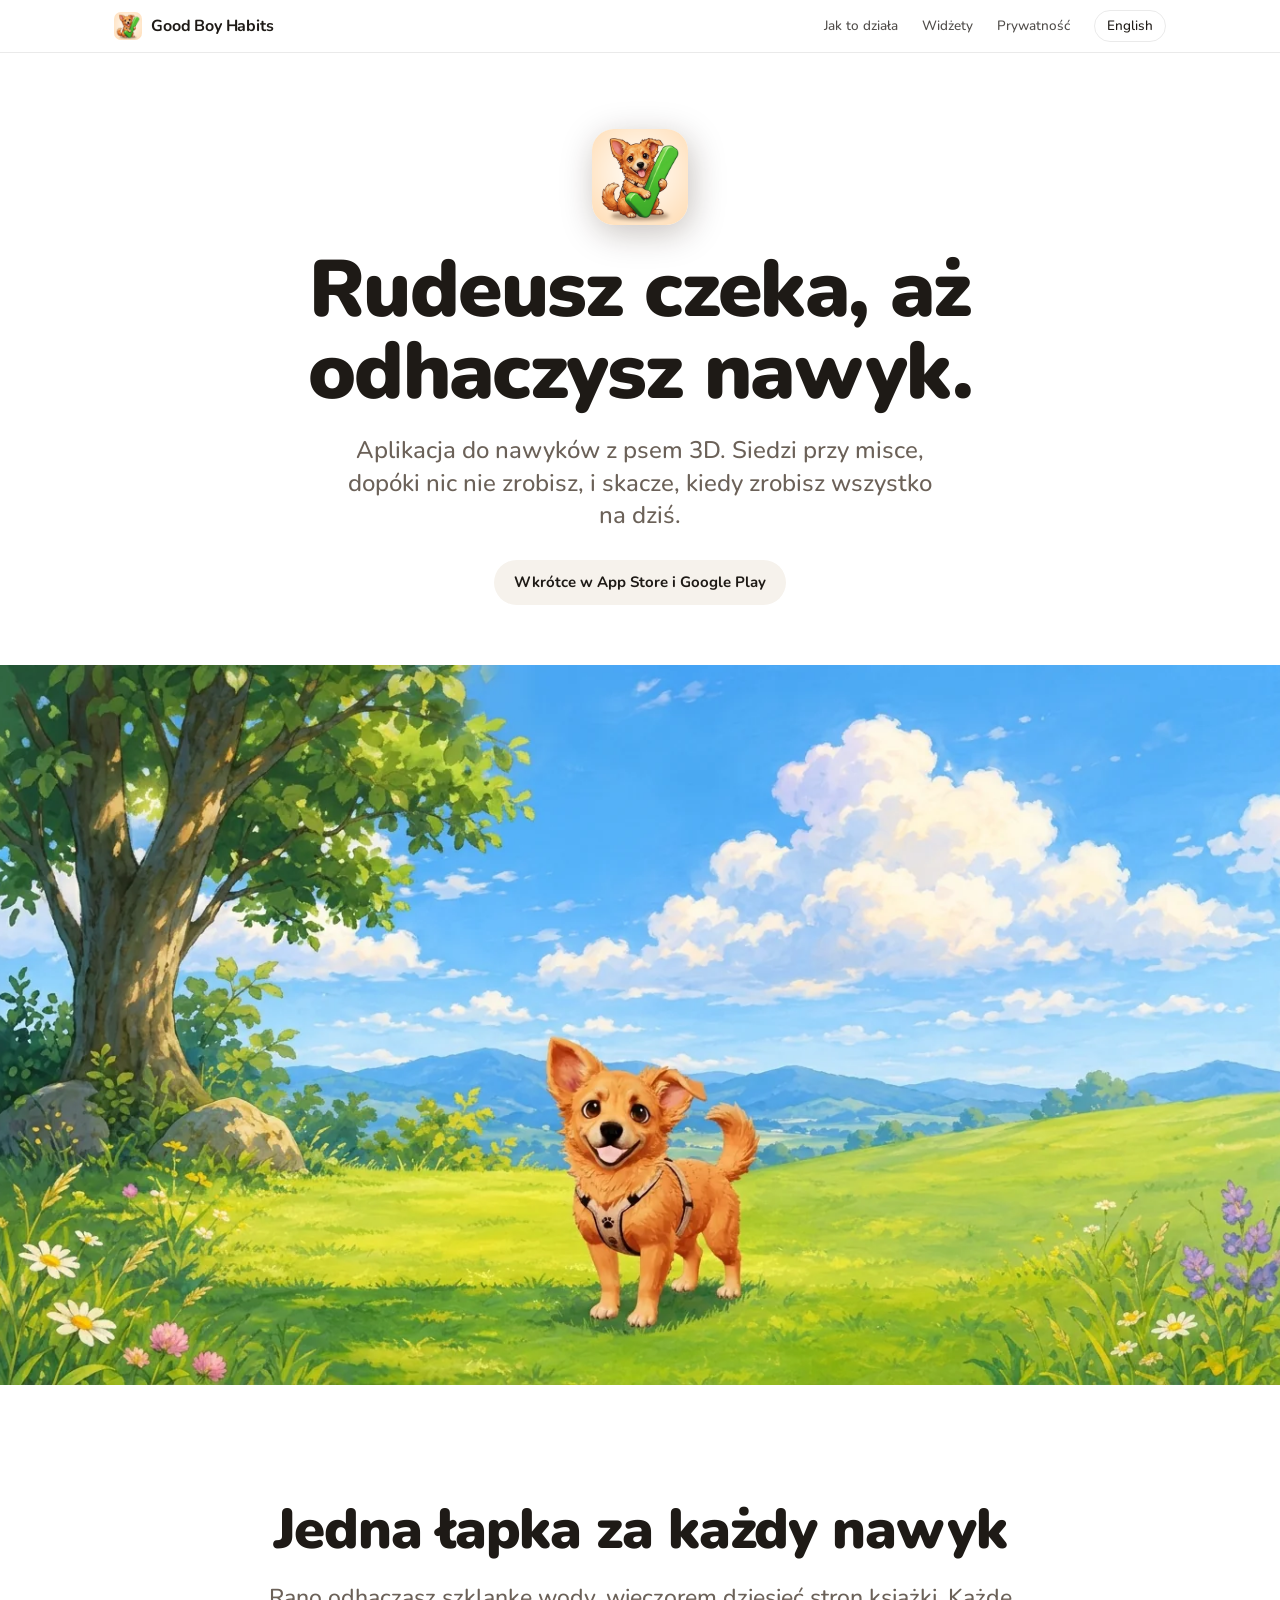
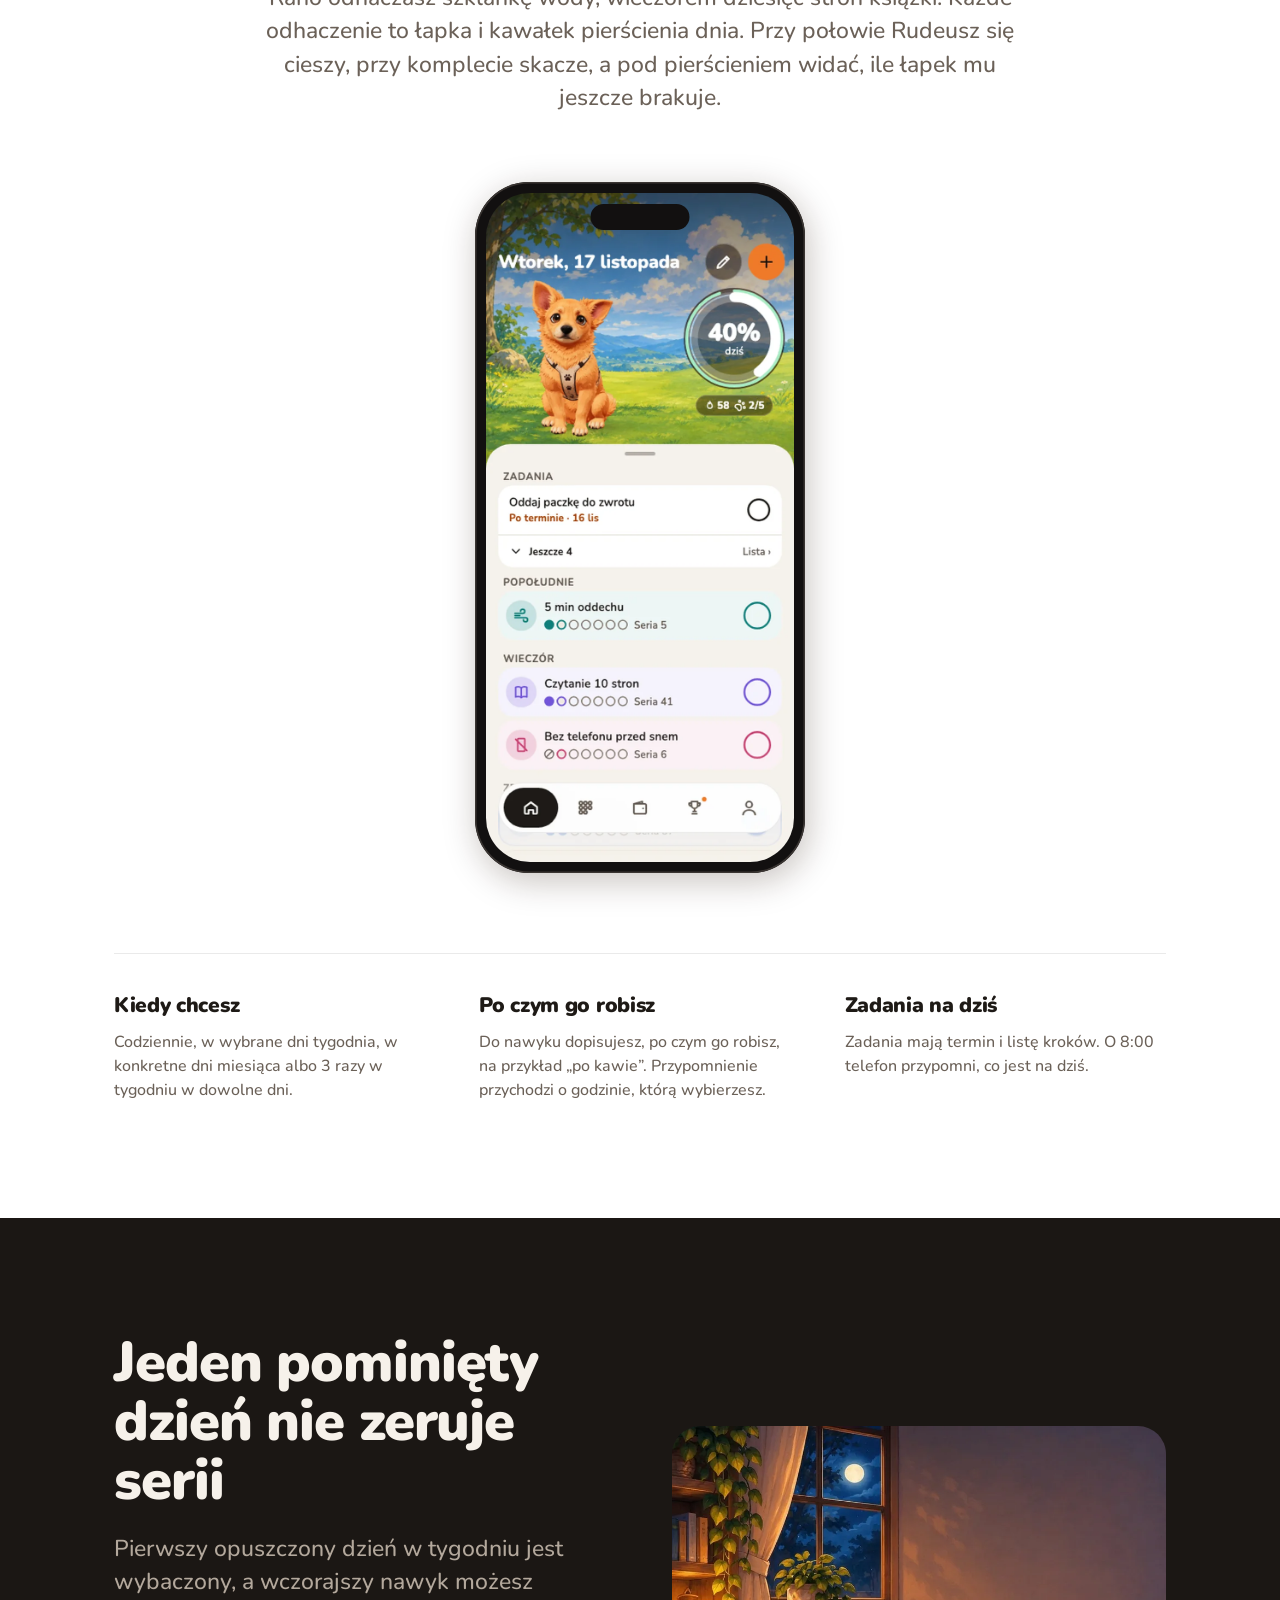
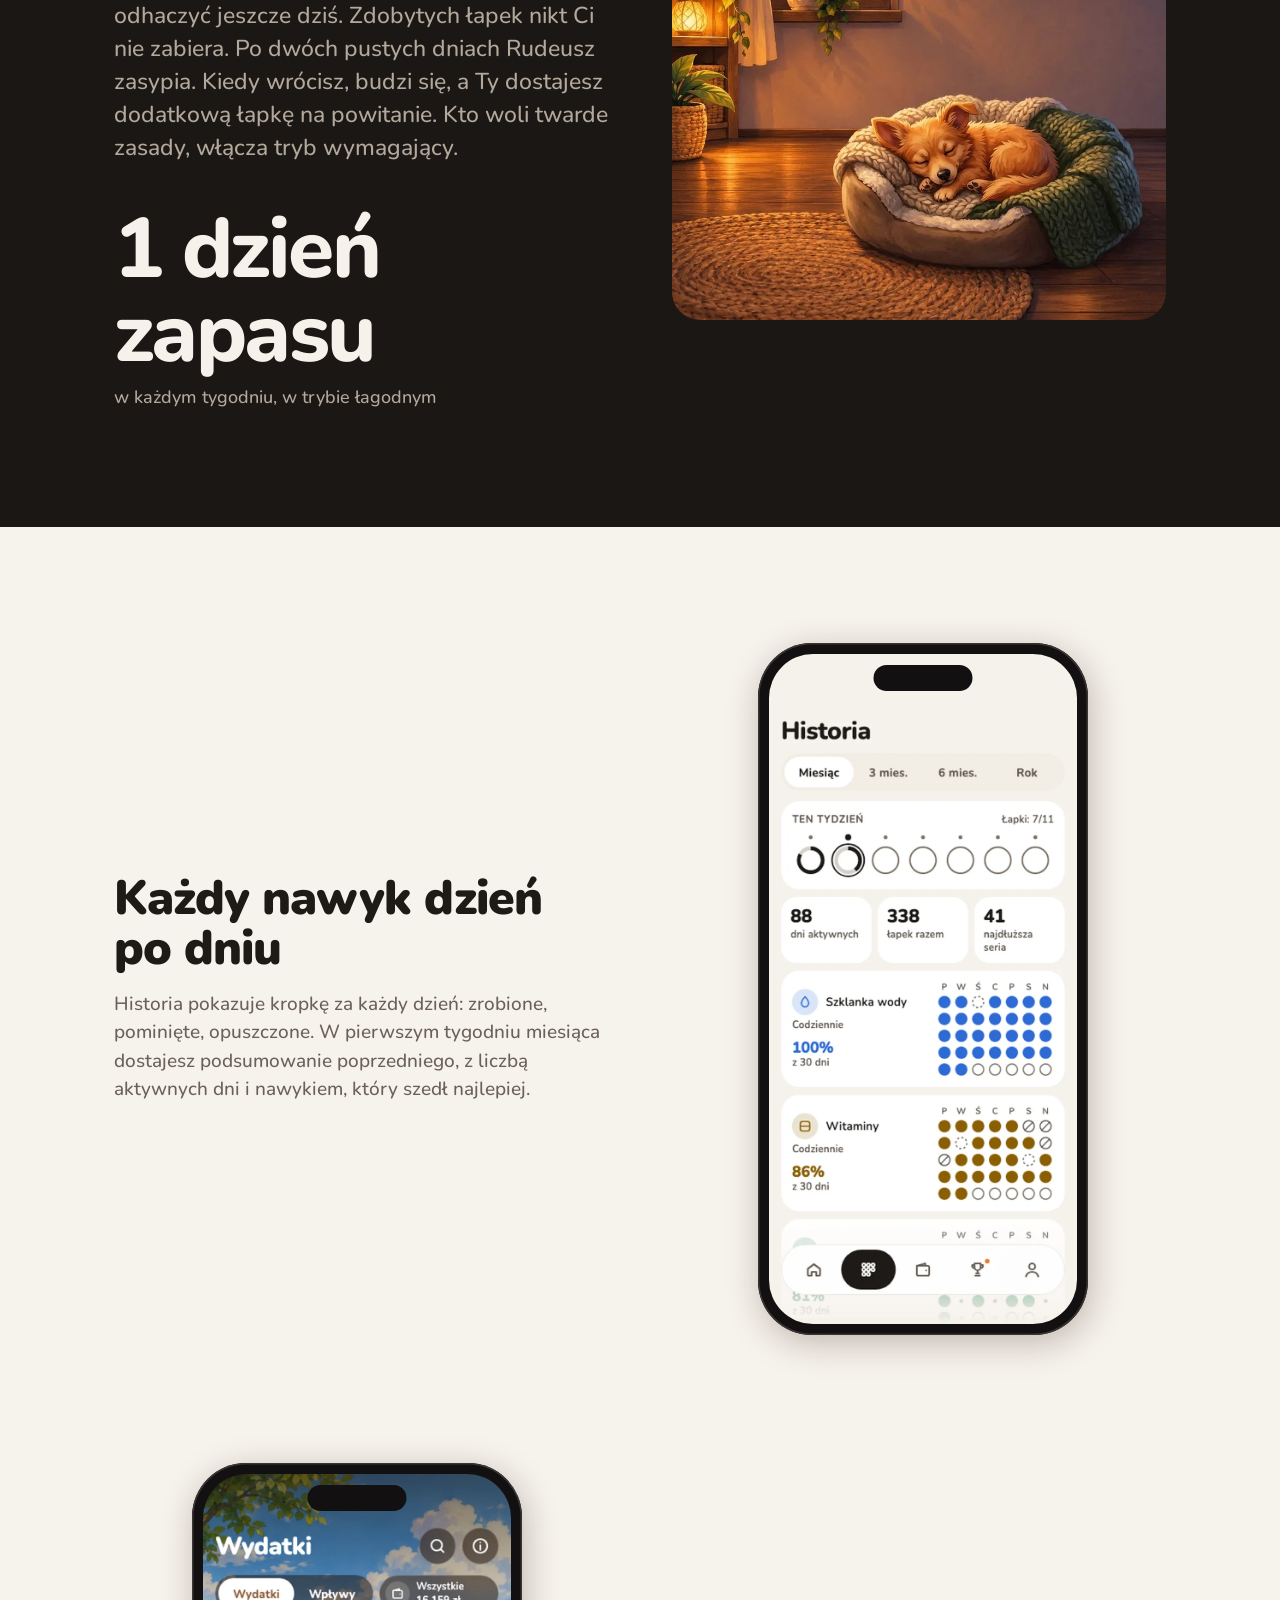
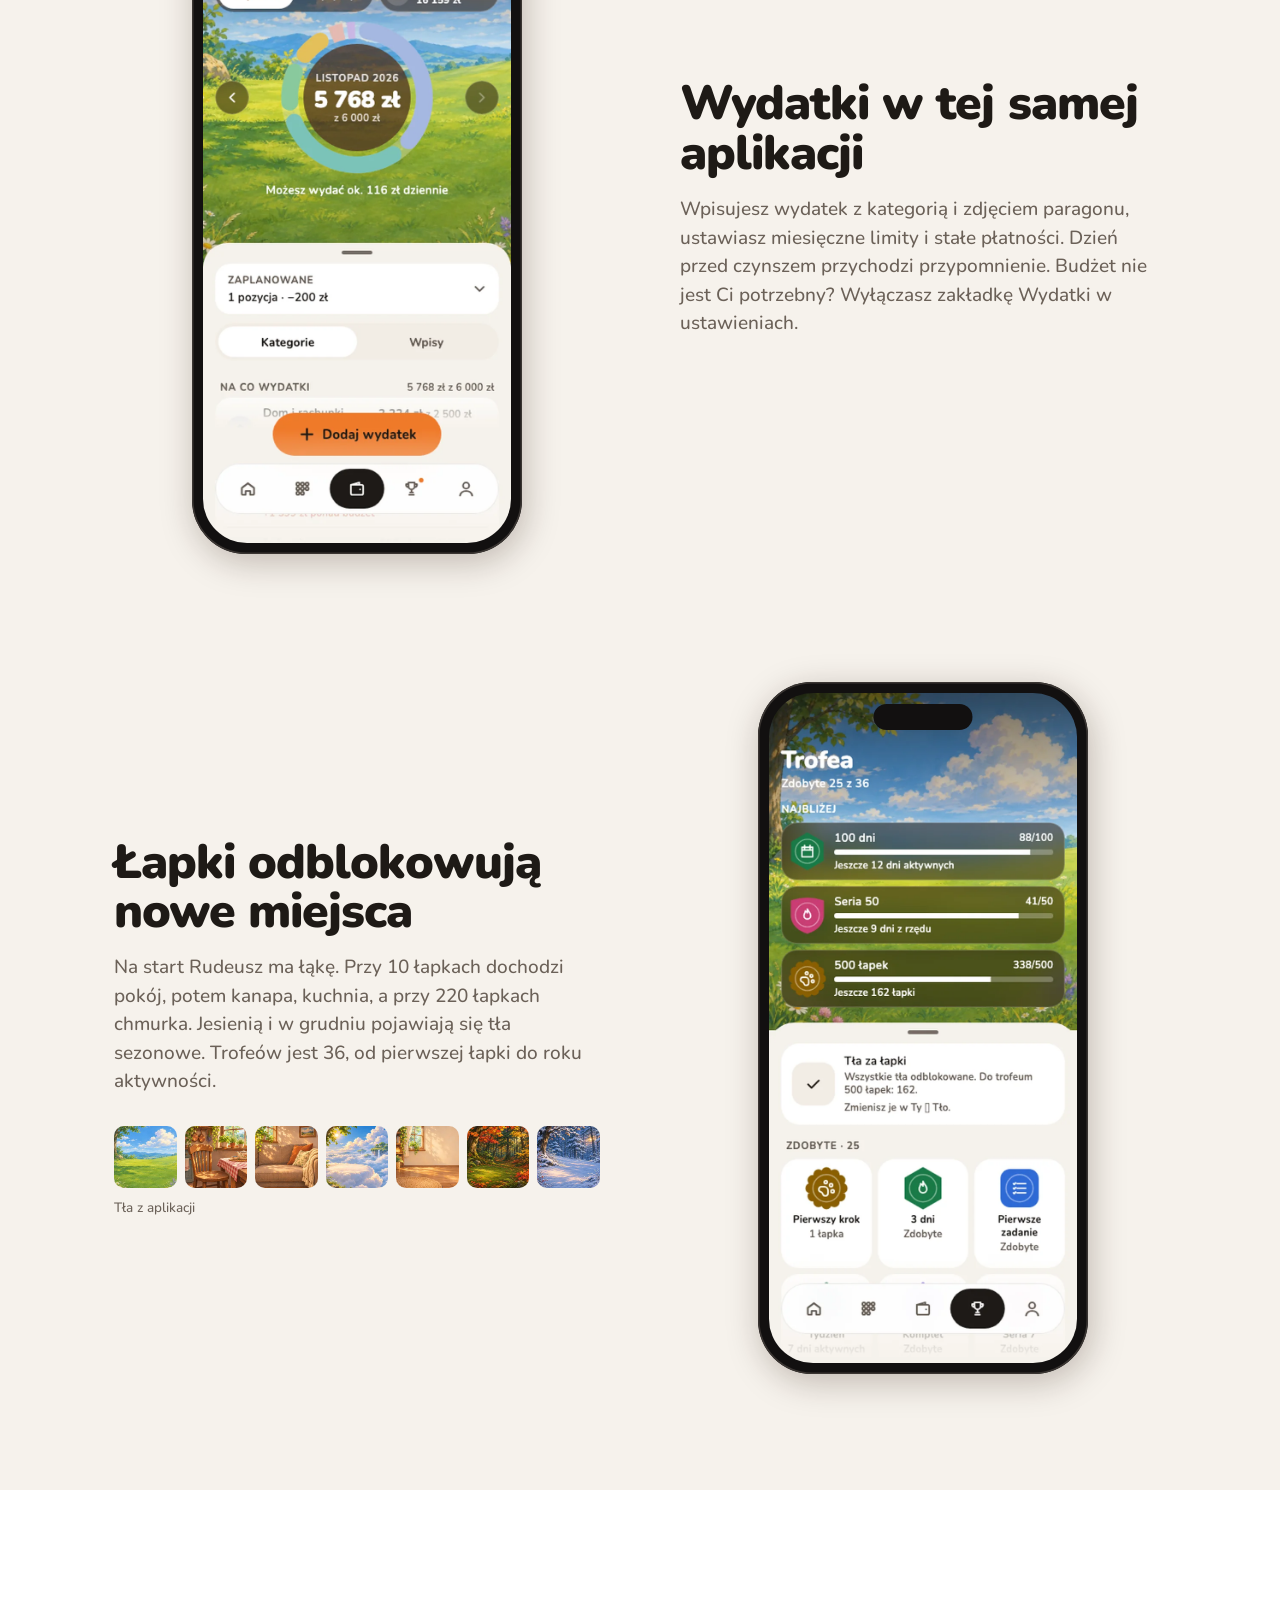
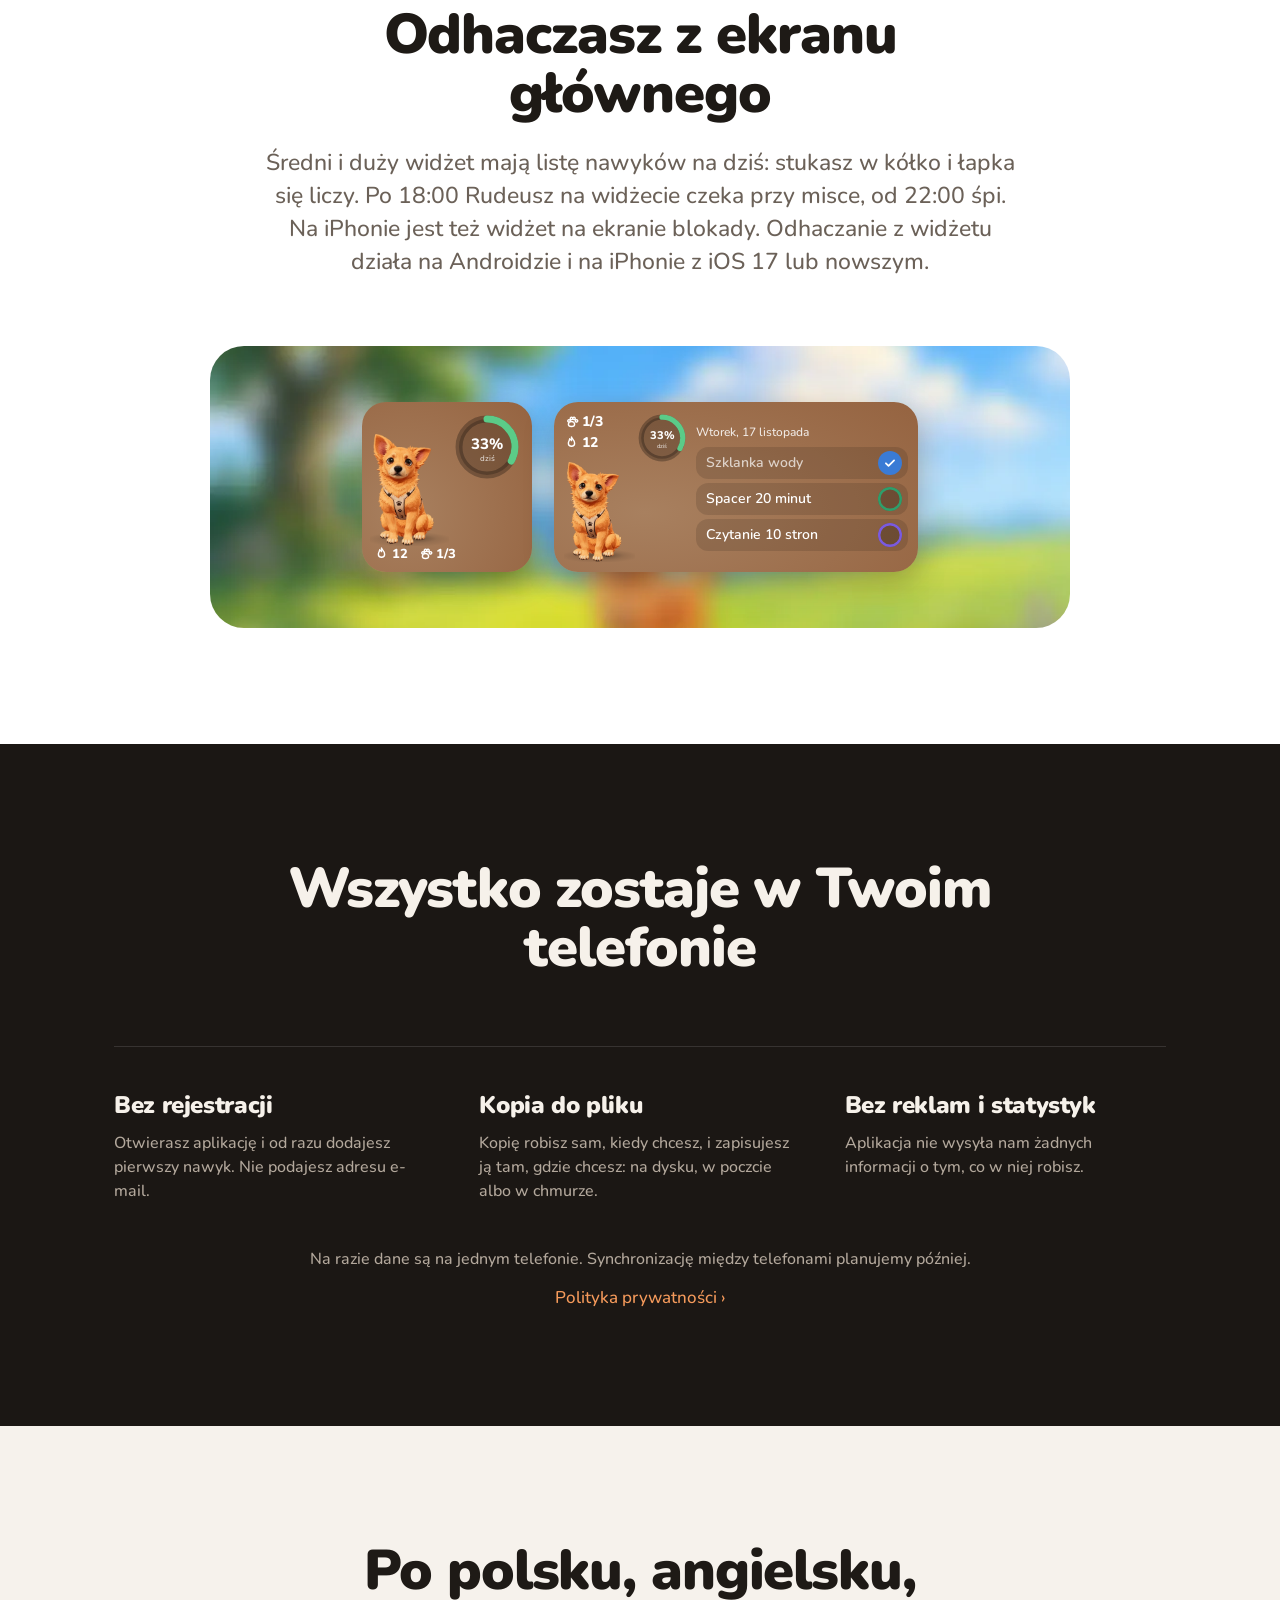
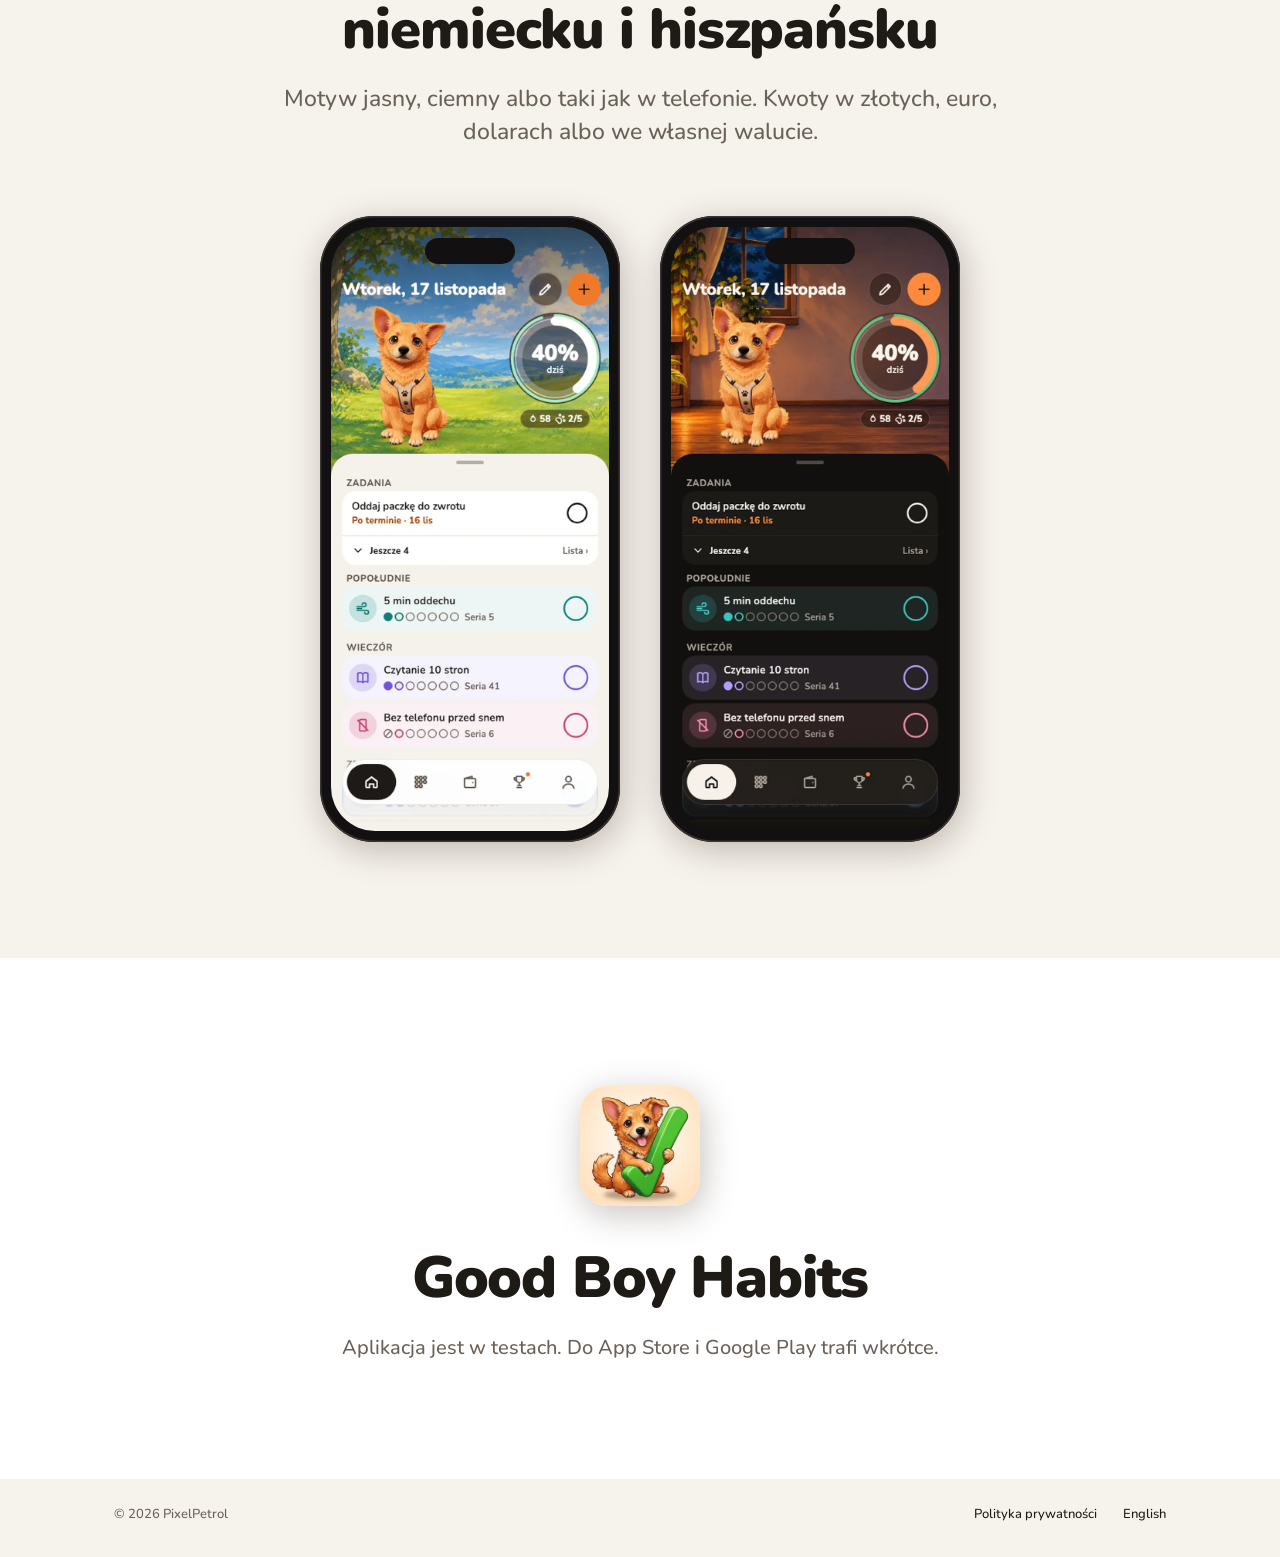
<file: index.html>
<!doctype html>
<html lang="pl">
<head>
<meta charset="utf-8">
<meta name="viewport" content="width=device-width, initial-scale=1">
<title>Good Boy Habits: nawyki z psem, który na Ciebie czeka</title>
<meta name="description" content="Aplikacja do nawyków z psem 3D. Za każdy odhaczony nawyk Rudeusz dostaje łapkę. Dane zostają w telefonie.">
<meta property="og:title" content="Good Boy Habits: nawyki z psem, który na Ciebie czeka">
<meta property="og:description" content="Aplikacja do nawyków z psem 3D. Za każdy odhaczony nawyk Rudeusz dostaje łapkę. Dane zostają w telefonie.">
<meta property="og:image" content="https://pixelpetrol.github.io/goodboyhabits/img/og.png">
<meta name="theme-color" content="#FFFFFF">
<link rel="icon" href="img/icon.png">
<link rel="apple-touch-icon" href="img/icon.png">
<link rel="preconnect" href="https://fonts.googleapis.com"><link rel="preconnect" href="https://fonts.gstatic.com" crossorigin><link href="https://fonts.googleapis.com/css2?family=Nunito:wght@500;600;700;800;900&display=swap" rel="stylesheet">
<link rel="stylesheet" href="style.css">
</head>
<body>
<nav class="nav"><div class="wrap">
<a class="brand" href="./"><img src="img/icon.png" alt="">Good Boy Habits</a>
<a class="l" href="#jak">Jak to działa</a><a class="l" href="#widzety">Widżety</a><a class="l" href="#prywatnosc">Prywatność</a>
<a class="lang" href="en/">English</a>
</div></nav>
<main>
<header class="hero">
<div class="wrap">
<img class="icon" src="img/icon.png" alt="" width="96" height="96">
<h1>Rudeusz czeka, aż odhaczysz nawyk.</h1>
<p class="sub">Aplikacja do nawyków z psem 3D. Siedzi przy misce, dopóki nic nie zrobisz, i skacze, kiedy zrobisz wszystko na dziś.</p>
<span class="soon">Wkrótce w App Store i Google Play</span>
</div>
<div class="scene" role="img" aria-label="Rudeusz, rudy pies, stoi na słonecznej łące"></div>
</header>

<section class="band s1 center" id="jak">
<div class="wrap">
<div class="narrow reveal"><h2 class="h2">Jedna łapka za każdy nawyk</h2><p class="lead">Rano odhaczasz szklankę wody, wieczorem dziesięć stron książki. Każde odhaczenie to łapka i kawałek pierścienia dnia. Przy połowie Rudeusz się cieszy, przy komplecie skacze, a pod pierścieniem widać, ile łapek mu jeszcze brakuje.</p></div>
<div class="reveal"><div class="phone"><img src="img/pl_today.webp" alt="Jedna łapka za każdy nawyk" loading="lazy" width="402" height="874"></div></div>
<div class="cols reveal"><div><h3>Kiedy chcesz</h3><p>Codziennie, w wybrane dni tygodnia, w konkretne dni miesiąca albo 3 razy w tygodniu w dowolne dni.</p></div><div><h3>Po czym go robisz</h3><p>Do nawyku dopisujesz, po czym go robisz, na przykład „po kawie”. Przypomnienie przychodzi o godzinie, którą wybierzesz.</p></div><div><h3>Zadania na dziś</h3><p>Zadania mają termin i listę kroków. O 8:00 telefon przypomni, co jest na dziś.</p></div></div>
</div>
</section>

<section class="band dark s2">
<div class="wrap grid2">
<div class="reveal"><h2 class="h2">Jeden pominięty dzień nie zeruje serii</h2><p class="lead">Pierwszy opuszczony dzień w tygodniu jest wybaczony, a wczorajszy nawyk możesz odhaczyć jeszcze dziś. Zdobytych łapek nikt Ci nie zabiera. Po dwóch pustych dniach Rudeusz zasypia. Kiedy wrócisz, budzi się, a Ty dostajesz dodatkową łapkę na powitanie. Kto woli twarde zasady, włącza tryb wymagający.</p><div class="big">1 dzień zapasu</div><div class="small">w każdym tygodniu, w trybie łagodnym</div></div>
<img class="evening reveal" src="img/evening.webp" alt="Rudeusz śpi zwinięty na posłaniu w ciepłym, wieczornym pokoju" loading="lazy">
</div>
</section>

<section class="band parchment">
<div class="wrap">
<div class="row reveal"><div class="txt"><h3>Każdy nawyk dzień po dniu</h3><p>Historia pokazuje kropkę za każdy dzień: zrobione, pominięte, opuszczone. W pierwszym tygodniu miesiąca dostajesz podsumowanie poprzedniego, z liczbą aktywnych dni i nawykiem, który szedł najlepiej.</p></div><div class="phone"><img src="img/pl_history.webp" alt="Każdy nawyk dzień po dniu" loading="lazy" width="402" height="874"></div></div>
<div class="row reveal flip"><div class="txt"><h3>Wydatki w tej samej aplikacji</h3><p>Wpisujesz wydatek z kategorią i zdjęciem paragonu, ustawiasz miesięczne limity i stałe płatności. Dzień przed czynszem przychodzi przypomnienie. Budżet nie jest Ci potrzebny? Wyłączasz zakładkę Wydatki w ustawieniach.</p></div><div class="phone"><img src="img/pl_money.webp" alt="Wydatki w tej samej aplikacji" loading="lazy" width="402" height="874"></div></div>
<div class="row reveal"><div class="txt"><h3>Łapki odblokowują nowe miejsca</h3><p>Na start Rudeusz ma łąkę. Przy 10 łapkach dochodzi pokój, potem kanapa, kuchnia, a przy 220 łapkach chmurka. Jesienią i w grudniu pojawiają się tła sezonowe. Trofeów jest 36, od pierwszej łapki do roku aktywności.</p><div class="bgs"><img src="img/bg_yard.webp" alt="" loading="lazy"><img src="img/bg_kitchen.webp" alt="" loading="lazy"><img src="img/bg_sofa.webp" alt="" loading="lazy"><img src="img/bg_cloud.webp" alt="" loading="lazy"><img src="img/bg_room.webp" alt="" loading="lazy"><img src="img/bg_autumn.webp" alt="" loading="lazy"><img src="img/bg_winter.webp" alt="" loading="lazy"></div><p class="bgs-cap">Tła z aplikacji</p></div><div class="phone"><img src="img/pl_trophies.webp" alt="Łapki odblokowują nowe miejsca" loading="lazy" width="402" height="874"></div></div>
</div>
</section>

<section class="band center" id="widzety">
<div class="wrap">
<div class="narrow reveal"><h2 class="h2">Odhaczasz z ekranu głównego</h2><p class="lead">Średni i duży widżet mają listę nawyków na dziś: stukasz w kółko i łapka się liczy. Po 18:00 Rudeusz na widżecie czeka przy misce, od 22:00 śpi. Na iPhonie jest też widżet na ekranie blokady. Odhaczanie z widżetu działa na Androidzie i na iPhonie z iOS 17 lub nowszym.</p></div>
<div class="home reveal" role="img" aria-label="Odhaczasz z ekranu głównego">
<div class="wd s"><svg class="ring" viewBox="0 0 70 70" aria-hidden="true"><circle cx="35" cy="35" r="28" fill="rgba(0,0,0,.22)" stroke="rgba(0,0,0,.28)" stroke-width="7"/><circle cx="35" cy="35" r="28" fill="none" stroke="#5BCB88" stroke-width="7" stroke-linecap="round" stroke-dasharray="58.6 175.9" transform="rotate(-90 35 35)"/><text x="35" y="37" text-anchor="middle" class="ringtxt">33%</text><text x="35" y="49" text-anchor="middle" font-size="8" fill="rgba(255,255,255,.8)" font-family="Nunito, sans-serif">dziś</text></svg><img class="dog" src="img/dog_sit.webp" alt=""><div class="pills"><span><svg class="i" viewBox="0 0 24 24" aria-hidden="true"><path d="M12 3c1 4 5 5 5 10a5 5 0 0 1-10 0c0-3 2-4 2-7 2 1 3 3 3 3s0-3 0-6z"/></svg>12</span><span><svg class="i" viewBox="0 0 24 24" aria-hidden="true"><path d="M12 20c-3 0-5-1.5-5-3.5S9 12 12 12s5 2.5 5 4.5-2 3.5-5 3.5zM6 11a2 2 0 1 0 0-.01M10 7a2 2 0 1 0 0-.01M14 7a2 2 0 1 0 0-.01M18 11a2 2 0 1 0 0-.01"/></svg>1/3</span></div></div>
<div class="wd m"><div class="left"><svg class="ring" viewBox="0 0 70 70" aria-hidden="true"><circle cx="35" cy="35" r="28" fill="rgba(0,0,0,.22)" stroke="rgba(0,0,0,.28)" stroke-width="7"/><circle cx="35" cy="35" r="28" fill="none" stroke="#5BCB88" stroke-width="7" stroke-linecap="round" stroke-dasharray="58.6 175.9" transform="rotate(-90 35 35)"/><text x="35" y="37" text-anchor="middle" class="ringtxt">33%</text><text x="35" y="49" text-anchor="middle" font-size="8" fill="rgba(255,255,255,.8)" font-family="Nunito, sans-serif">dziś</text></svg><img class="dog" src="img/dog_sit.webp" alt=""><div class="pills"><span><svg class="i" viewBox="0 0 24 24" aria-hidden="true"><path d="M12 20c-3 0-5-1.5-5-3.5S9 12 12 12s5 2.5 5 4.5-2 3.5-5 3.5zM6 11a2 2 0 1 0 0-.01M10 7a2 2 0 1 0 0-.01M14 7a2 2 0 1 0 0-.01M18 11a2 2 0 1 0 0-.01"/></svg>1/3</span><span><svg class="i" viewBox="0 0 24 24" aria-hidden="true"><path d="M12 3c1 4 5 5 5 10a5 5 0 0 1-10 0c0-3 2-4 2-7 2 1 3 3 3 3s0-3 0-6z"/></svg>12</span></div></div><div class="right"><div class="date">Wtorek, 17 listopada</div><div class="hr done"><span class="n">Szklanka wody</span><span class="ck" style="background:#3A7BD5"><svg viewBox="0 0 24 24"><path d="M5 12.5l4.5 4.5L19 7.5"/></svg></span></div><div class="hr"><span class="n">Spacer 20 minut</span><span class="ck" style="box-shadow:inset 0 0 0 2.4px #2E9E6B; background:rgba(0,0,0,.2)"></span></div><div class="hr"><span class="n">Czytanie 10 stron</span><span class="ck" style="box-shadow:inset 0 0 0 2.4px #7A5AE0; background:rgba(0,0,0,.2)"></span></div></div></div>
</div>
</div>
</section>

<section class="band dark center" id="prywatnosc">
<div class="wrap">
<div class="narrow reveal"><h2 class="h2">Wszystko zostaje w Twoim telefonie</h2></div>
<div class="p3 reveal"><div><h3>Bez rejestracji</h3><p>Otwierasz aplikację i od razu dodajesz pierwszy nawyk. Nie podajesz adresu e-mail.</p></div><div><h3>Kopia do pliku</h3><p>Kopię robisz sam, kiedy chcesz, i zapisujesz ją tam, gdzie chcesz: na dysku, w poczcie albo w chmurze.</p></div><div><h3>Bez reklam i statystyk</h3><p>Aplikacja nie wysyła nam żadnych informacji o tym, co w niej robisz.</p></div></div>
<p class="note reveal">Na razie dane są na jednym telefonie. Synchronizację między telefonami planujemy później.</p>
<p class="more reveal"><a href="privacy.html">Polityka prywatności ›</a></p>
</div>
</section>

<section class="band parchment center">
<div class="wrap">
<div class="narrow reveal"><h2 class="h2">Po polsku, angielsku, niemiecku i hiszpańsku</h2><p class="lead">Motyw jasny, ciemny albo taki jak w telefonie. Kwoty w złotych, euro, dolarach albo we własnej walucie.</p></div>
<div class="duo reveal"><div class="phone"><img src="img/pl_today.webp" alt="Motyw jasny, ciemny albo taki jak w telefonie. Kwoty w złotych, euro, dolarach albo we własnej walucie." loading="lazy" width="402" height="874"></div><div class="phone"><img src="img/pl_today_dark.webp" alt="Motyw jasny, ciemny albo taki jak w telefonie. Kwoty w złotych, euro, dolarach albo we własnej walucie." loading="lazy" width="402" height="874"></div></div>
</div>
</section>

<section class="end">
<div class="wrap reveal">
<img class="icon" src="img/icon.png" alt="" width="120" height="120">
<h2>Good Boy Habits</h2>
<p>Aplikacja jest w testach. Do App Store i Google Play trafi wkrótce.</p>
</div>
</section>
</main>
<footer><div class="wrap"><span class="sp">© 2026 PixelPetrol</span><a href="privacy.html">Polityka prywatności</a><a href="en/">English</a></div></footer>
<script>
(() => {
  const els = document.querySelectorAll('.reveal');
  if (!('IntersectionObserver' in window)) { els.forEach(e => e.classList.add('in')); return; }
  const io = new IntersectionObserver(es => es.forEach(e => { if (e.isIntersecting) { e.target.classList.add('in'); io.unobserve(e.target); } }), { threshold: .12 });
  els.forEach(e => io.observe(e));
})();
</script>
</body>
</html>
</file>
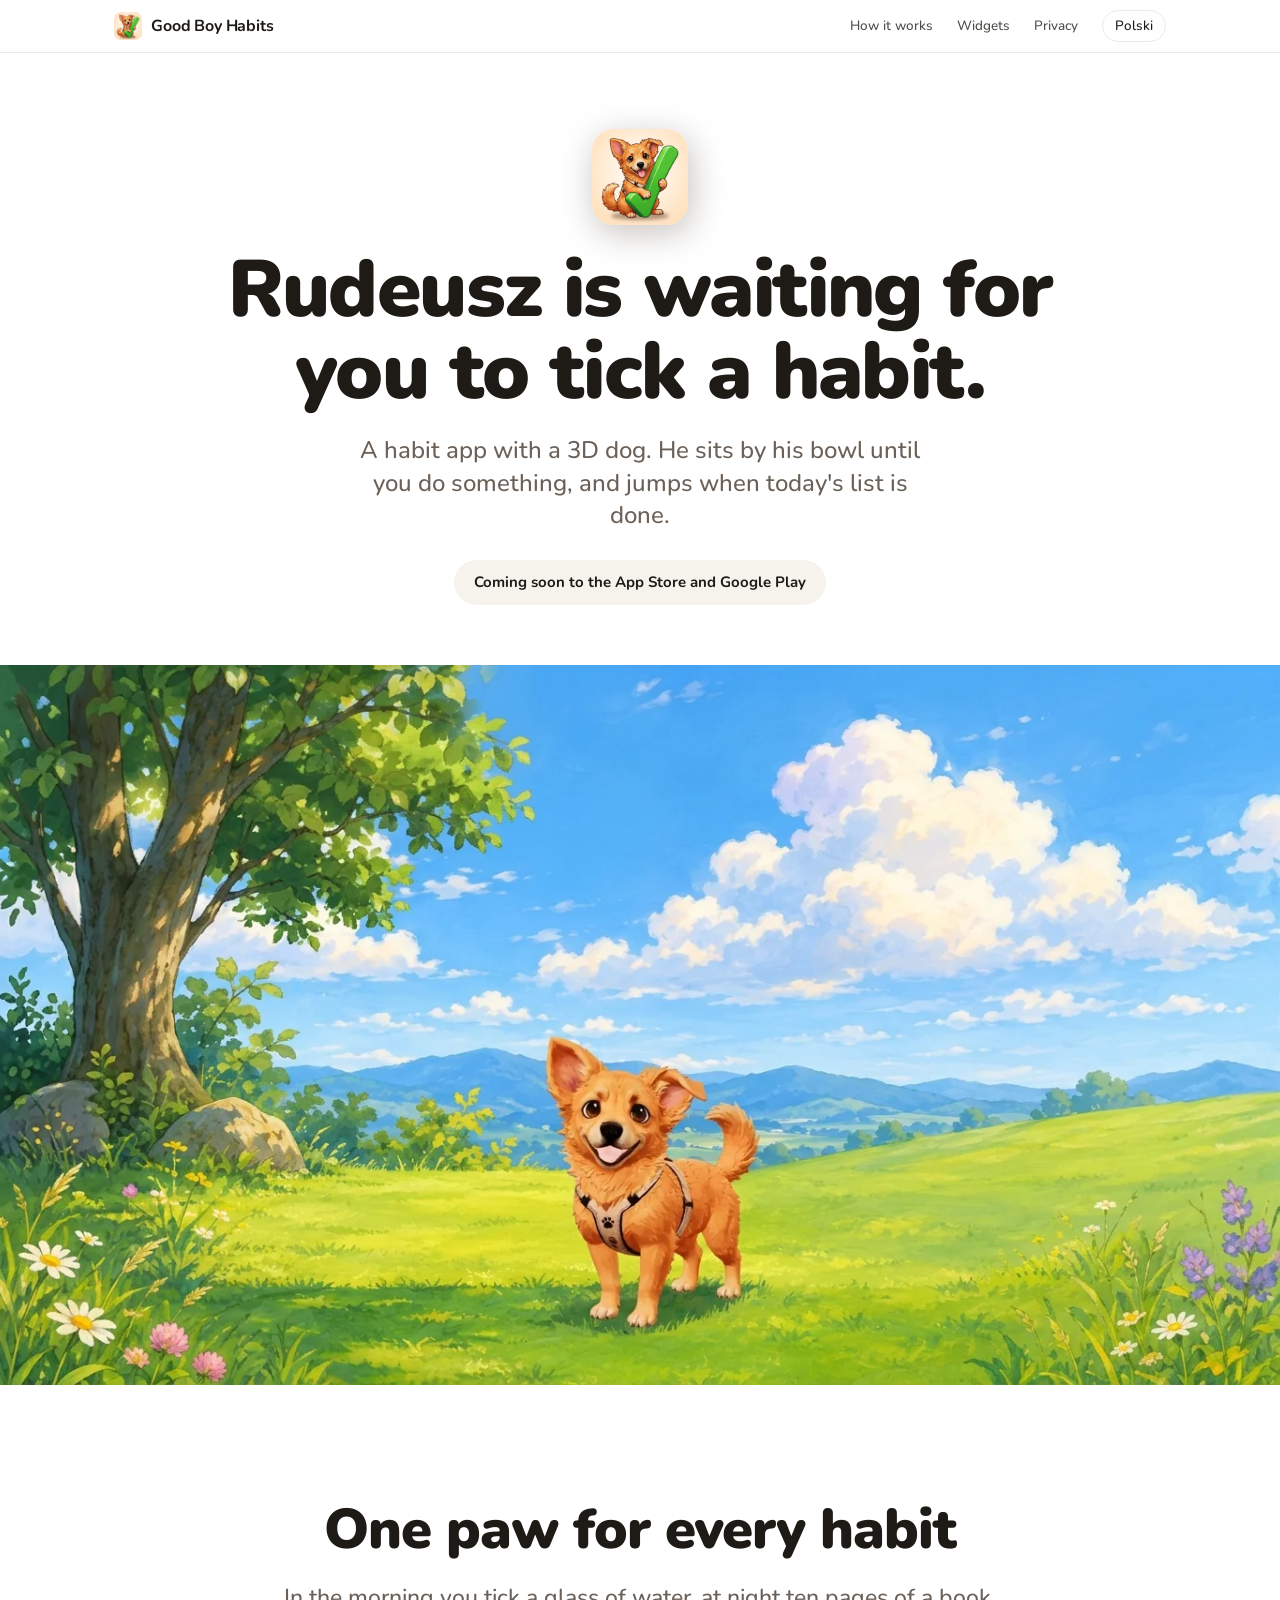
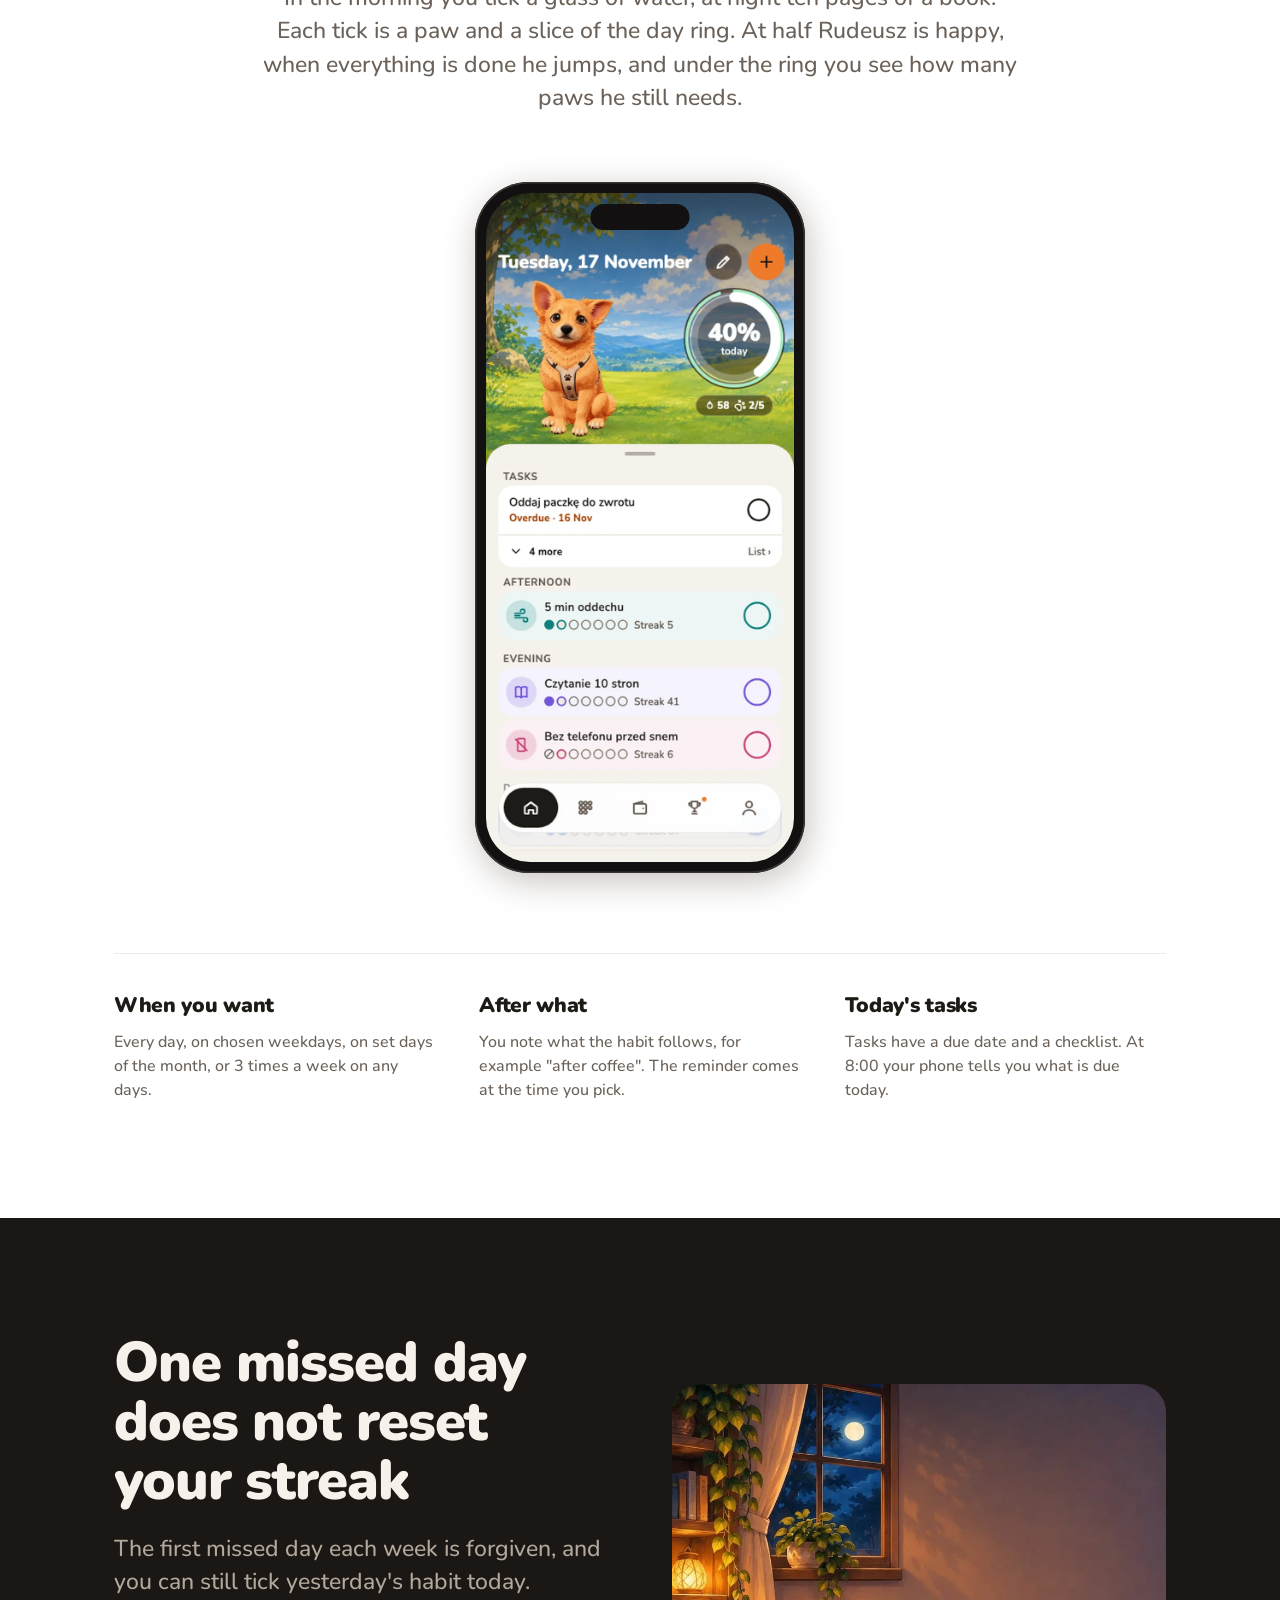
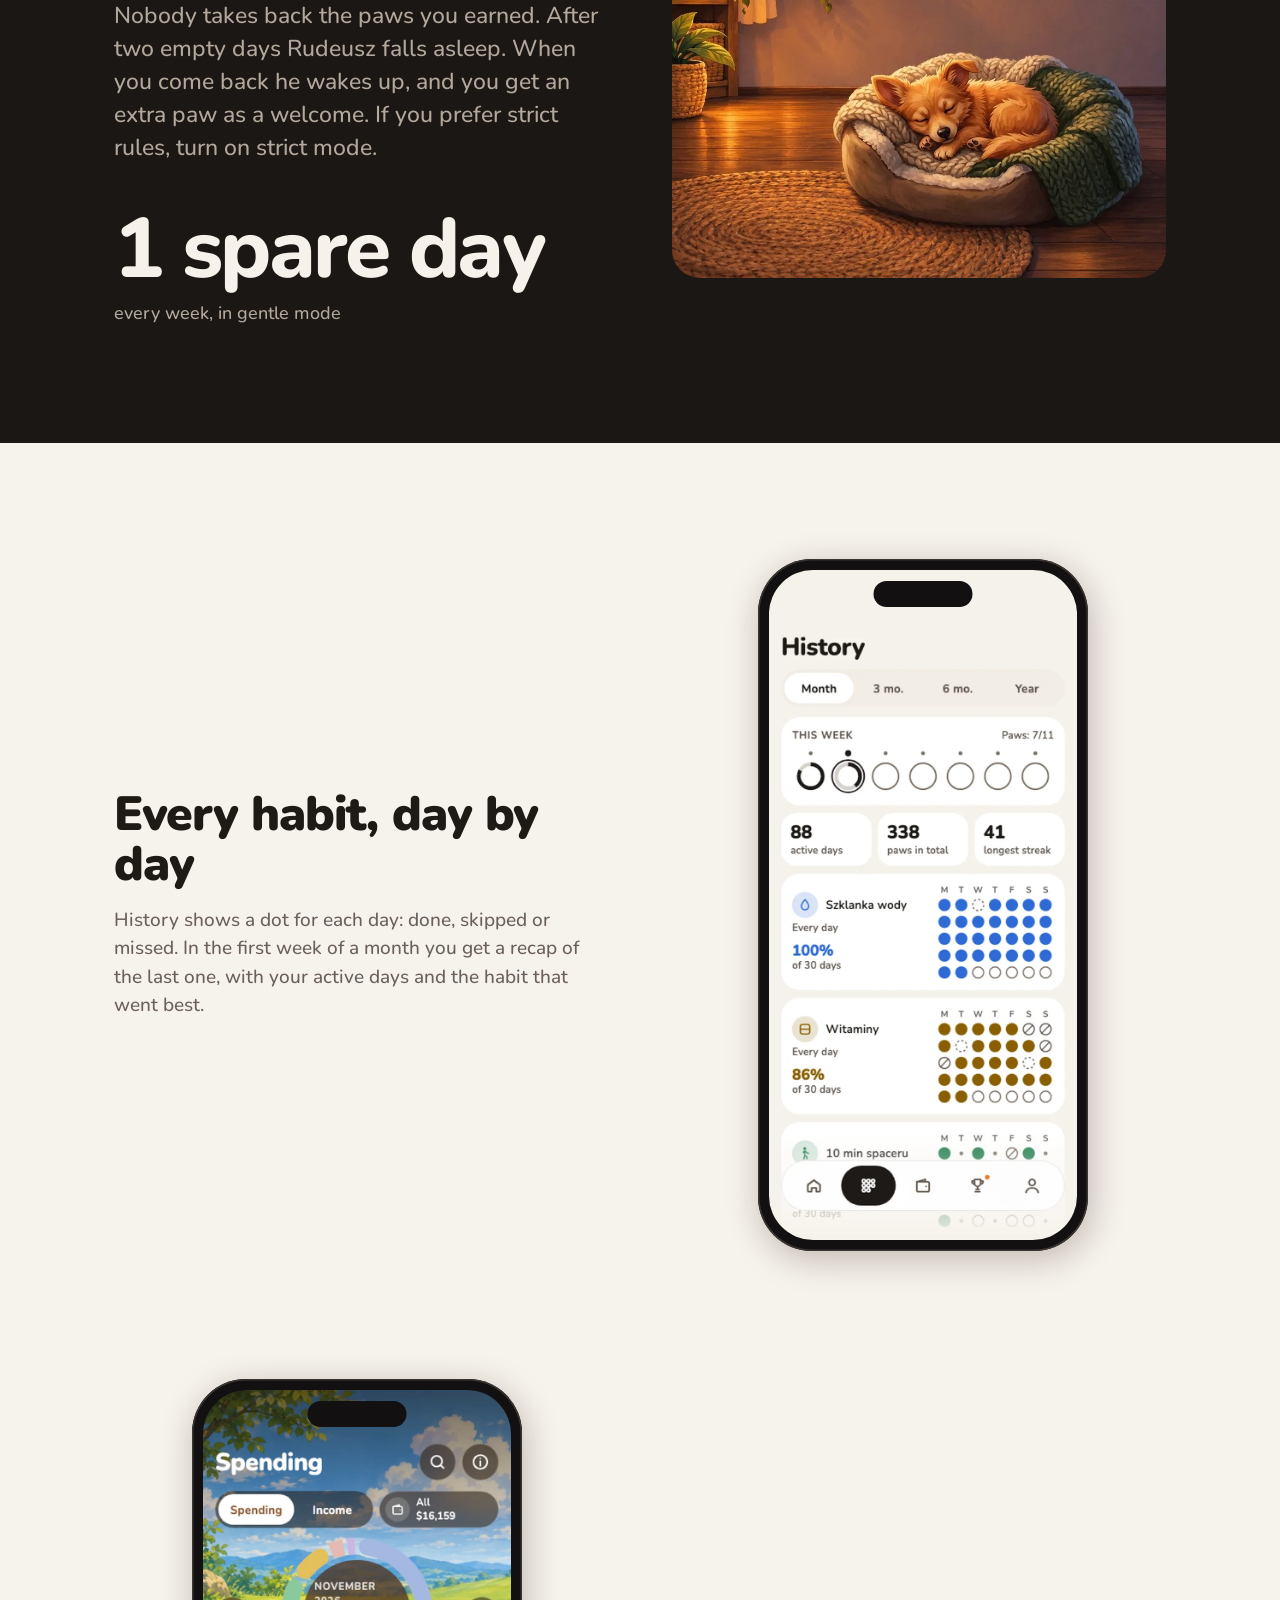
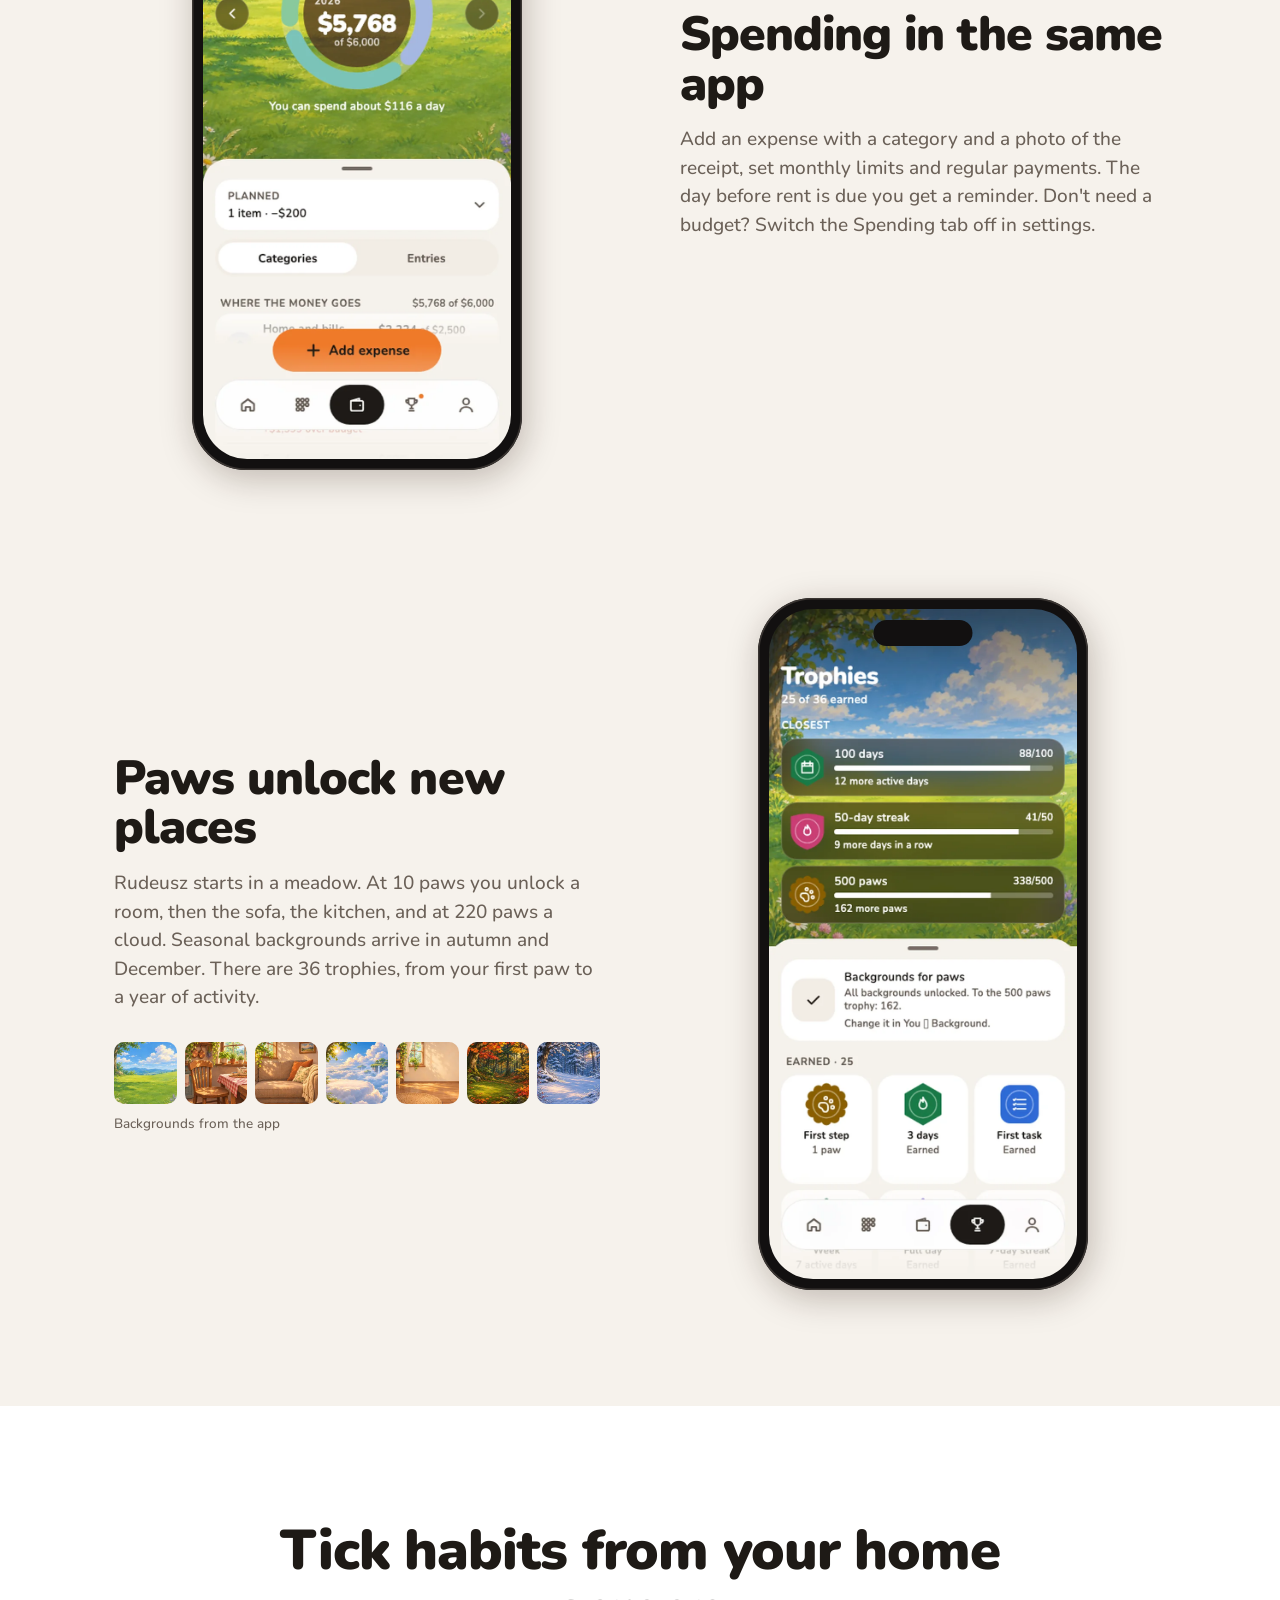
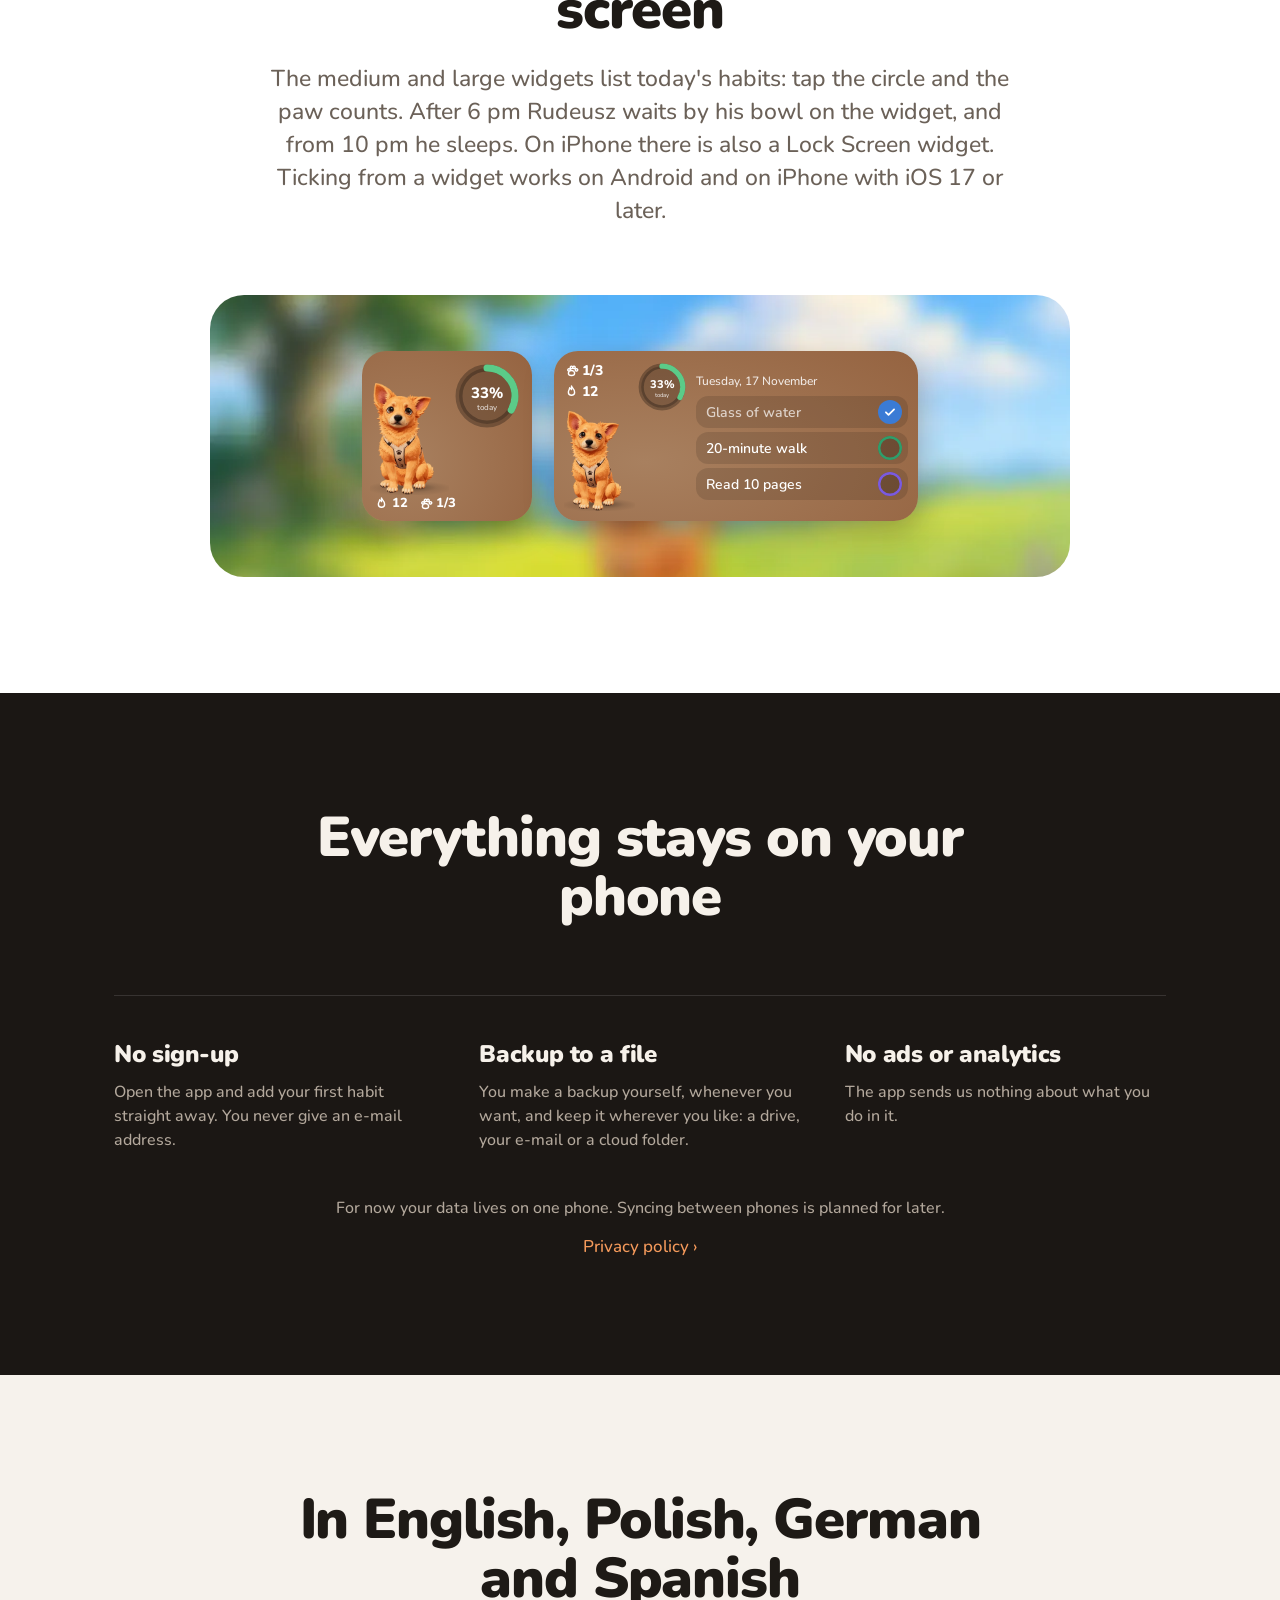
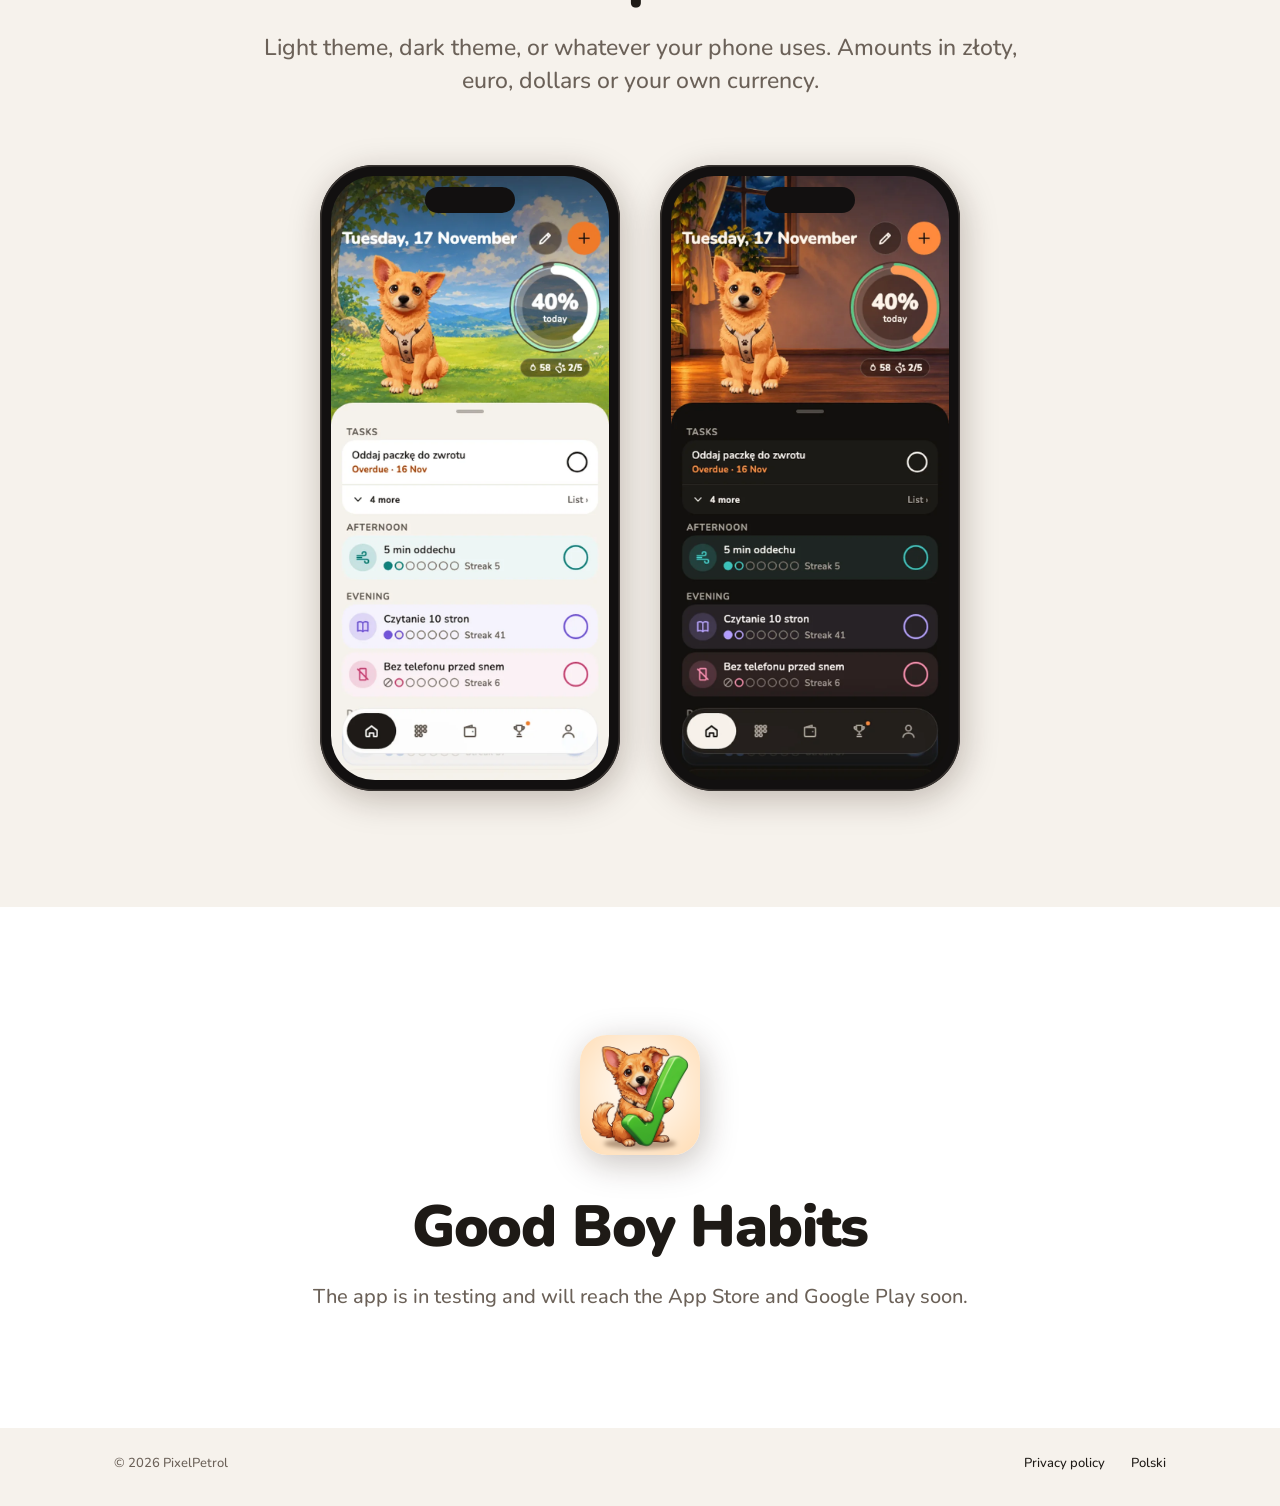
<file: en/index.html>
<!doctype html>
<html lang="en">
<head>
<meta charset="utf-8">
<meta name="viewport" content="width=device-width, initial-scale=1">
<title>Good Boy Habits: habits with a dog who waits for you</title>
<meta name="description" content="A habit app with a 3D dog. Every habit you tick gives Rudeusz a paw. Your data stays on your phone.">
<meta property="og:title" content="Good Boy Habits: habits with a dog who waits for you">
<meta property="og:description" content="A habit app with a 3D dog. Every habit you tick gives Rudeusz a paw. Your data stays on your phone.">
<meta property="og:image" content="https://pixelpetrol.github.io/goodboyhabits/img/og.png">
<meta name="theme-color" content="#FFFFFF">
<link rel="icon" href="../img/icon.png">
<link rel="apple-touch-icon" href="../img/icon.png">
<link rel="preconnect" href="https://fonts.googleapis.com"><link rel="preconnect" href="https://fonts.gstatic.com" crossorigin><link href="https://fonts.googleapis.com/css2?family=Nunito:wght@500;600;700;800;900&display=swap" rel="stylesheet">
<link rel="stylesheet" href="../style.css">
</head>
<body>
<nav class="nav"><div class="wrap">
<a class="brand" href="./"><img src="../img/icon.png" alt="">Good Boy Habits</a>
<a class="l" href="#how">How it works</a><a class="l" href="#widgets">Widgets</a><a class="l" href="#privacy">Privacy</a>
<a class="lang" href="../">Polski</a>
</div></nav>
<main>
<header class="hero">
<div class="wrap">
<img class="icon" src="../img/icon.png" alt="" width="96" height="96">
<h1>Rudeusz is waiting for you to tick a habit.</h1>
<p class="sub">A habit app with a 3D dog. He sits by his bowl until you do something, and jumps when today&#x27;s list is done.</p>
<span class="soon">Coming soon to the App Store and Google Play</span>
</div>
<div class="scene" role="img" aria-label="Rudeusz, a ginger dog, standing in a sunny meadow"></div>
</header>

<section class="band s1 center" id="how">
<div class="wrap">
<div class="narrow reveal"><h2 class="h2">One paw for every habit</h2><p class="lead">In the morning you tick a glass of water, at night ten pages of a book. Each tick is a paw and a slice of the day ring. At half Rudeusz is happy, when everything is done he jumps, and under the ring you see how many paws he still needs.</p></div>
<div class="reveal"><div class="phone"><img src="../img/en_today.webp" alt="One paw for every habit" loading="lazy" width="402" height="874"></div></div>
<div class="cols reveal"><div><h3>When you want</h3><p>Every day, on chosen weekdays, on set days of the month, or 3 times a week on any days.</p></div><div><h3>After what</h3><p>You note what the habit follows, for example &quot;after coffee&quot;. The reminder comes at the time you pick.</p></div><div><h3>Today&#x27;s tasks</h3><p>Tasks have a due date and a checklist. At 8:00 your phone tells you what is due today.</p></div></div>
</div>
</section>

<section class="band dark s2">
<div class="wrap grid2">
<div class="reveal"><h2 class="h2">One missed day does not reset your streak</h2><p class="lead">The first missed day each week is forgiven, and you can still tick yesterday&#x27;s habit today. Nobody takes back the paws you earned. After two empty days Rudeusz falls asleep. When you come back he wakes up, and you get an extra paw as a welcome. If you prefer strict rules, turn on strict mode.</p><div class="big">1 spare day</div><div class="small">every week, in gentle mode</div></div>
<img class="evening reveal" src="../img/evening.webp" alt="Rudeusz asleep, curled up on his bed in a warm evening room" loading="lazy">
</div>
</section>

<section class="band parchment">
<div class="wrap">
<div class="row reveal"><div class="txt"><h3>Every habit, day by day</h3><p>History shows a dot for each day: done, skipped or missed. In the first week of a month you get a recap of the last one, with your active days and the habit that went best.</p></div><div class="phone"><img src="../img/en_history.webp" alt="Every habit, day by day" loading="lazy" width="402" height="874"></div></div>
<div class="row reveal flip"><div class="txt"><h3>Spending in the same app</h3><p>Add an expense with a category and a photo of the receipt, set monthly limits and regular payments. The day before rent is due you get a reminder. Don&#x27;t need a budget? Switch the Spending tab off in settings.</p></div><div class="phone"><img src="../img/en_money.webp" alt="Spending in the same app" loading="lazy" width="402" height="874"></div></div>
<div class="row reveal"><div class="txt"><h3>Paws unlock new places</h3><p>Rudeusz starts in a meadow. At 10 paws you unlock a room, then the sofa, the kitchen, and at 220 paws a cloud. Seasonal backgrounds arrive in autumn and December. There are 36 trophies, from your first paw to a year of activity.</p><div class="bgs"><img src="../img/bg_yard.webp" alt="" loading="lazy"><img src="../img/bg_kitchen.webp" alt="" loading="lazy"><img src="../img/bg_sofa.webp" alt="" loading="lazy"><img src="../img/bg_cloud.webp" alt="" loading="lazy"><img src="../img/bg_room.webp" alt="" loading="lazy"><img src="../img/bg_autumn.webp" alt="" loading="lazy"><img src="../img/bg_winter.webp" alt="" loading="lazy"></div><p class="bgs-cap">Backgrounds from the app</p></div><div class="phone"><img src="../img/en_trophies.webp" alt="Paws unlock new places" loading="lazy" width="402" height="874"></div></div>
</div>
</section>

<section class="band center" id="widgets">
<div class="wrap">
<div class="narrow reveal"><h2 class="h2">Tick habits from your home screen</h2><p class="lead">The medium and large widgets list today&#x27;s habits: tap the circle and the paw counts. After 6 pm Rudeusz waits by his bowl on the widget, and from 10 pm he sleeps. On iPhone there is also a Lock Screen widget. Ticking from a widget works on Android and on iPhone with iOS 17 or later.</p></div>
<div class="home reveal" role="img" aria-label="Tick habits from your home screen">
<div class="wd s"><svg class="ring" viewBox="0 0 70 70" aria-hidden="true"><circle cx="35" cy="35" r="28" fill="rgba(0,0,0,.22)" stroke="rgba(0,0,0,.28)" stroke-width="7"/><circle cx="35" cy="35" r="28" fill="none" stroke="#5BCB88" stroke-width="7" stroke-linecap="round" stroke-dasharray="58.6 175.9" transform="rotate(-90 35 35)"/><text x="35" y="37" text-anchor="middle" class="ringtxt">33%</text><text x="35" y="49" text-anchor="middle" font-size="8" fill="rgba(255,255,255,.8)" font-family="Nunito, sans-serif">today</text></svg><img class="dog" src="../img/dog_sit.webp" alt=""><div class="pills"><span><svg class="i" viewBox="0 0 24 24" aria-hidden="true"><path d="M12 3c1 4 5 5 5 10a5 5 0 0 1-10 0c0-3 2-4 2-7 2 1 3 3 3 3s0-3 0-6z"/></svg>12</span><span><svg class="i" viewBox="0 0 24 24" aria-hidden="true"><path d="M12 20c-3 0-5-1.5-5-3.5S9 12 12 12s5 2.5 5 4.5-2 3.5-5 3.5zM6 11a2 2 0 1 0 0-.01M10 7a2 2 0 1 0 0-.01M14 7a2 2 0 1 0 0-.01M18 11a2 2 0 1 0 0-.01"/></svg>1/3</span></div></div>
<div class="wd m"><div class="left"><svg class="ring" viewBox="0 0 70 70" aria-hidden="true"><circle cx="35" cy="35" r="28" fill="rgba(0,0,0,.22)" stroke="rgba(0,0,0,.28)" stroke-width="7"/><circle cx="35" cy="35" r="28" fill="none" stroke="#5BCB88" stroke-width="7" stroke-linecap="round" stroke-dasharray="58.6 175.9" transform="rotate(-90 35 35)"/><text x="35" y="37" text-anchor="middle" class="ringtxt">33%</text><text x="35" y="49" text-anchor="middle" font-size="8" fill="rgba(255,255,255,.8)" font-family="Nunito, sans-serif">today</text></svg><img class="dog" src="../img/dog_sit.webp" alt=""><div class="pills"><span><svg class="i" viewBox="0 0 24 24" aria-hidden="true"><path d="M12 20c-3 0-5-1.5-5-3.5S9 12 12 12s5 2.5 5 4.5-2 3.5-5 3.5zM6 11a2 2 0 1 0 0-.01M10 7a2 2 0 1 0 0-.01M14 7a2 2 0 1 0 0-.01M18 11a2 2 0 1 0 0-.01"/></svg>1/3</span><span><svg class="i" viewBox="0 0 24 24" aria-hidden="true"><path d="M12 3c1 4 5 5 5 10a5 5 0 0 1-10 0c0-3 2-4 2-7 2 1 3 3 3 3s0-3 0-6z"/></svg>12</span></div></div><div class="right"><div class="date">Tuesday, 17 November</div><div class="hr done"><span class="n">Glass of water</span><span class="ck" style="background:#3A7BD5"><svg viewBox="0 0 24 24"><path d="M5 12.5l4.5 4.5L19 7.5"/></svg></span></div><div class="hr"><span class="n">20-minute walk</span><span class="ck" style="box-shadow:inset 0 0 0 2.4px #2E9E6B; background:rgba(0,0,0,.2)"></span></div><div class="hr"><span class="n">Read 10 pages</span><span class="ck" style="box-shadow:inset 0 0 0 2.4px #7A5AE0; background:rgba(0,0,0,.2)"></span></div></div></div>
</div>
</div>
</section>

<section class="band dark center" id="privacy">
<div class="wrap">
<div class="narrow reveal"><h2 class="h2">Everything stays on your phone</h2></div>
<div class="p3 reveal"><div><h3>No sign-up</h3><p>Open the app and add your first habit straight away. You never give an e-mail address.</p></div><div><h3>Backup to a file</h3><p>You make a backup yourself, whenever you want, and keep it wherever you like: a drive, your e-mail or a cloud folder.</p></div><div><h3>No ads or analytics</h3><p>The app sends us nothing about what you do in it.</p></div></div>
<p class="note reveal">For now your data lives on one phone. Syncing between phones is planned for later.</p>
<p class="more reveal"><a href="privacy.html">Privacy policy ›</a></p>
</div>
</section>

<section class="band parchment center">
<div class="wrap">
<div class="narrow reveal"><h2 class="h2">In English, Polish, German and Spanish</h2><p class="lead">Light theme, dark theme, or whatever your phone uses. Amounts in złoty, euro, dollars or your own currency.</p></div>
<div class="duo reveal"><div class="phone"><img src="../img/en_today.webp" alt="Light theme, dark theme, or whatever your phone uses. Amounts in złoty, euro, dollars or your own currency." loading="lazy" width="402" height="874"></div><div class="phone"><img src="../img/en_today_dark.webp" alt="Light theme, dark theme, or whatever your phone uses. Amounts in złoty, euro, dollars or your own currency." loading="lazy" width="402" height="874"></div></div>
</div>
</section>

<section class="end">
<div class="wrap reveal">
<img class="icon" src="../img/icon.png" alt="" width="120" height="120">
<h2>Good Boy Habits</h2>
<p>The app is in testing and will reach the App Store and Google Play soon.</p>
</div>
</section>
</main>
<footer><div class="wrap"><span class="sp">© 2026 PixelPetrol</span><a href="privacy.html">Privacy policy</a><a href="../">Polski</a></div></footer>
<script>
(() => {
  const els = document.querySelectorAll('.reveal');
  if (!('IntersectionObserver' in window)) { els.forEach(e => e.classList.add('in')); return; }
  const io = new IntersectionObserver(es => es.forEach(e => { if (e.isIntersecting) { e.target.classList.add('in'); io.unobserve(e.target); } }), { threshold: .12 });
  els.forEach(e => io.observe(e));
})();
</script>
</body>
</html>
</file>
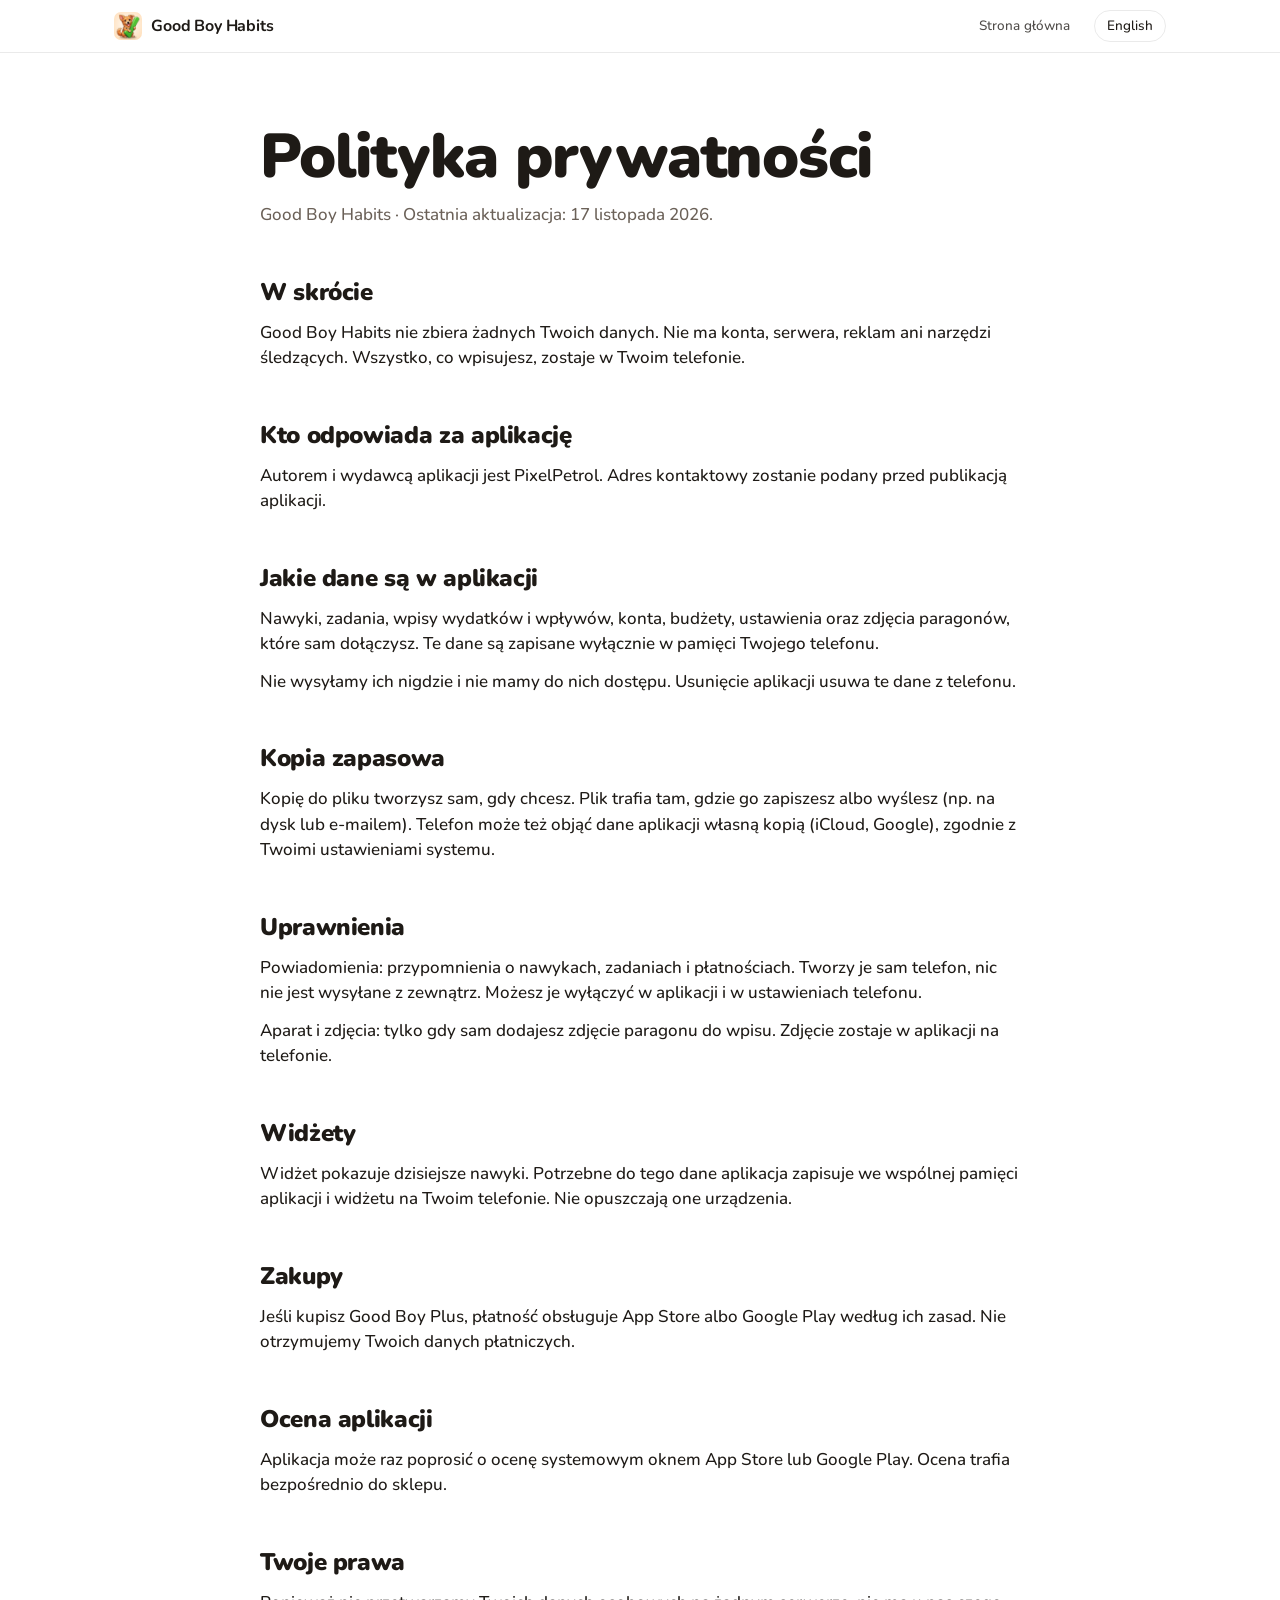
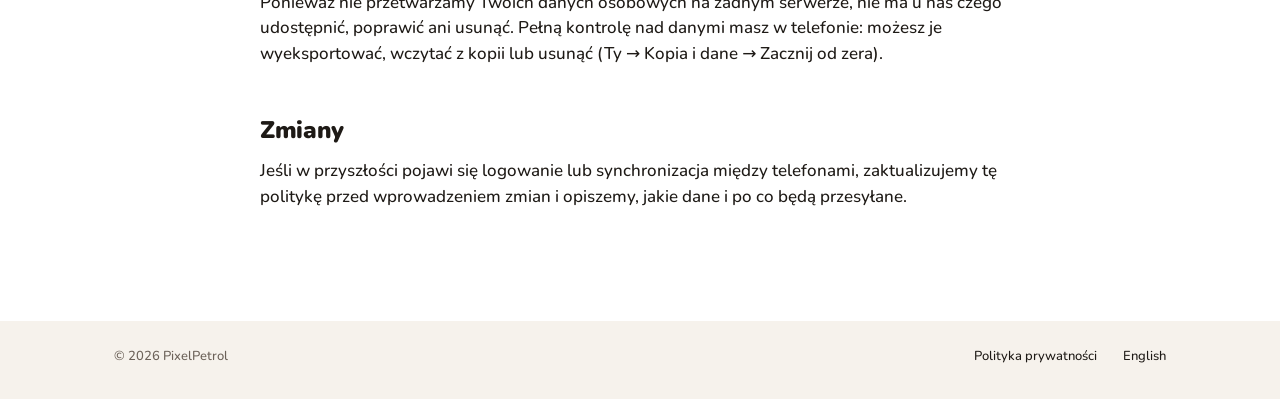
<file: privacy.html>
<!doctype html>
<html lang="pl">
<head>
<meta charset="utf-8">
<meta name="viewport" content="width=device-width, initial-scale=1">
<title>Polityka prywatności · Good Boy Habits</title>
<meta name="description" content="Aplikacja do nawyków z psem 3D. Za każdy odhaczony nawyk Rudeusz dostaje łapkę. Dane zostają w telefonie.">
<meta property="og:title" content="Polityka prywatności · Good Boy Habits">
<meta property="og:description" content="Aplikacja do nawyków z psem 3D. Za każdy odhaczony nawyk Rudeusz dostaje łapkę. Dane zostają w telefonie.">
<meta property="og:image" content="https://pixelpetrol.github.io/goodboyhabits/img/og.png">
<meta name="theme-color" content="#FFFFFF">
<link rel="icon" href="img/icon.png">
<link rel="apple-touch-icon" href="img/icon.png">
<link rel="preconnect" href="https://fonts.googleapis.com"><link rel="preconnect" href="https://fonts.gstatic.com" crossorigin><link href="https://fonts.googleapis.com/css2?family=Nunito:wght@500;600;700;800;900&display=swap" rel="stylesheet">
<link rel="stylesheet" href="style.css">
</head>
<body>
<nav class="nav"><div class="wrap">
<a class="brand" href="./"><img src="img/icon.png" alt="">Good Boy Habits</a>
<a class="l" href="./">Strona główna</a>
<a class="lang" href="en/privacy.html">English</a>
</div></nav>
<main class="policy"><div class="wrap"><div class="narrow">
<h1>Polityka prywatności</h1>
<p class="upd">Good Boy Habits · Ostatnia aktualizacja: 17 listopada 2026.</p>
<h2>W skrócie</h2>
<p>Good Boy Habits nie zbiera żadnych Twoich danych. Nie ma konta, serwera, reklam ani narzędzi śledzących. Wszystko, co wpisujesz, zostaje w Twoim telefonie.</p>
<h2>Kto odpowiada za aplikację</h2>
<p>Autorem i wydawcą aplikacji jest PixelPetrol. Adres kontaktowy zostanie podany przed publikacją aplikacji.</p>
<h2>Jakie dane są w aplikacji</h2>
<p>Nawyki, zadania, wpisy wydatków i wpływów, konta, budżety, ustawienia oraz zdjęcia paragonów, które sam dołączysz. Te dane są zapisane wyłącznie w pamięci Twojego telefonu.</p>
<p>Nie wysyłamy ich nigdzie i nie mamy do nich dostępu. Usunięcie aplikacji usuwa te dane z telefonu.</p>
<h2>Kopia zapasowa</h2>
<p>Kopię do pliku tworzysz sam, gdy chcesz. Plik trafia tam, gdzie go zapiszesz albo wyślesz (np. na dysk lub e-mailem). Telefon może też objąć dane aplikacji własną kopią (iCloud, Google), zgodnie z Twoimi ustawieniami systemu.</p>
<h2>Uprawnienia</h2>
<p>Powiadomienia: przypomnienia o nawykach, zadaniach i płatnościach. Tworzy je sam telefon, nic nie jest wysyłane z zewnątrz. Możesz je wyłączyć w aplikacji i w ustawieniach telefonu.</p>
<p>Aparat i zdjęcia: tylko gdy sam dodajesz zdjęcie paragonu do wpisu. Zdjęcie zostaje w aplikacji na telefonie.</p>
<h2>Widżety</h2>
<p>Widżet pokazuje dzisiejsze nawyki. Potrzebne do tego dane aplikacja zapisuje we wspólnej pamięci aplikacji i widżetu na Twoim telefonie. Nie opuszczają one urządzenia.</p>
<h2>Zakupy</h2>
<p>Jeśli kupisz Good Boy Plus, płatność obsługuje App Store albo Google Play według ich zasad. Nie otrzymujemy Twoich danych płatniczych.</p>
<h2>Ocena aplikacji</h2>
<p>Aplikacja może raz poprosić o ocenę systemowym oknem App Store lub Google Play. Ocena trafia bezpośrednio do sklepu.</p>
<h2>Twoje prawa</h2>
<p>Ponieważ nie przetwarzamy Twoich danych osobowych na żadnym serwerze, nie ma u nas czego udostępnić, poprawić ani usunąć. Pełną kontrolę nad danymi masz w telefonie: możesz je wyeksportować, wczytać z kopii lub usunąć (Ty → Kopia i dane → Zacznij od zera).</p>
<h2>Zmiany</h2>
<p>Jeśli w przyszłości pojawi się logowanie lub synchronizacja między telefonami, zaktualizujemy tę politykę przed wprowadzeniem zmian i opiszemy, jakie dane i po co będą przesyłane.</p>
</div></div></main>
<footer><div class="wrap"><span class="sp">© 2026 PixelPetrol</span><a href="privacy.html">Polityka prywatności</a><a href="en/privacy.html">English</a></div></footer>
</body>
</html>
</file>
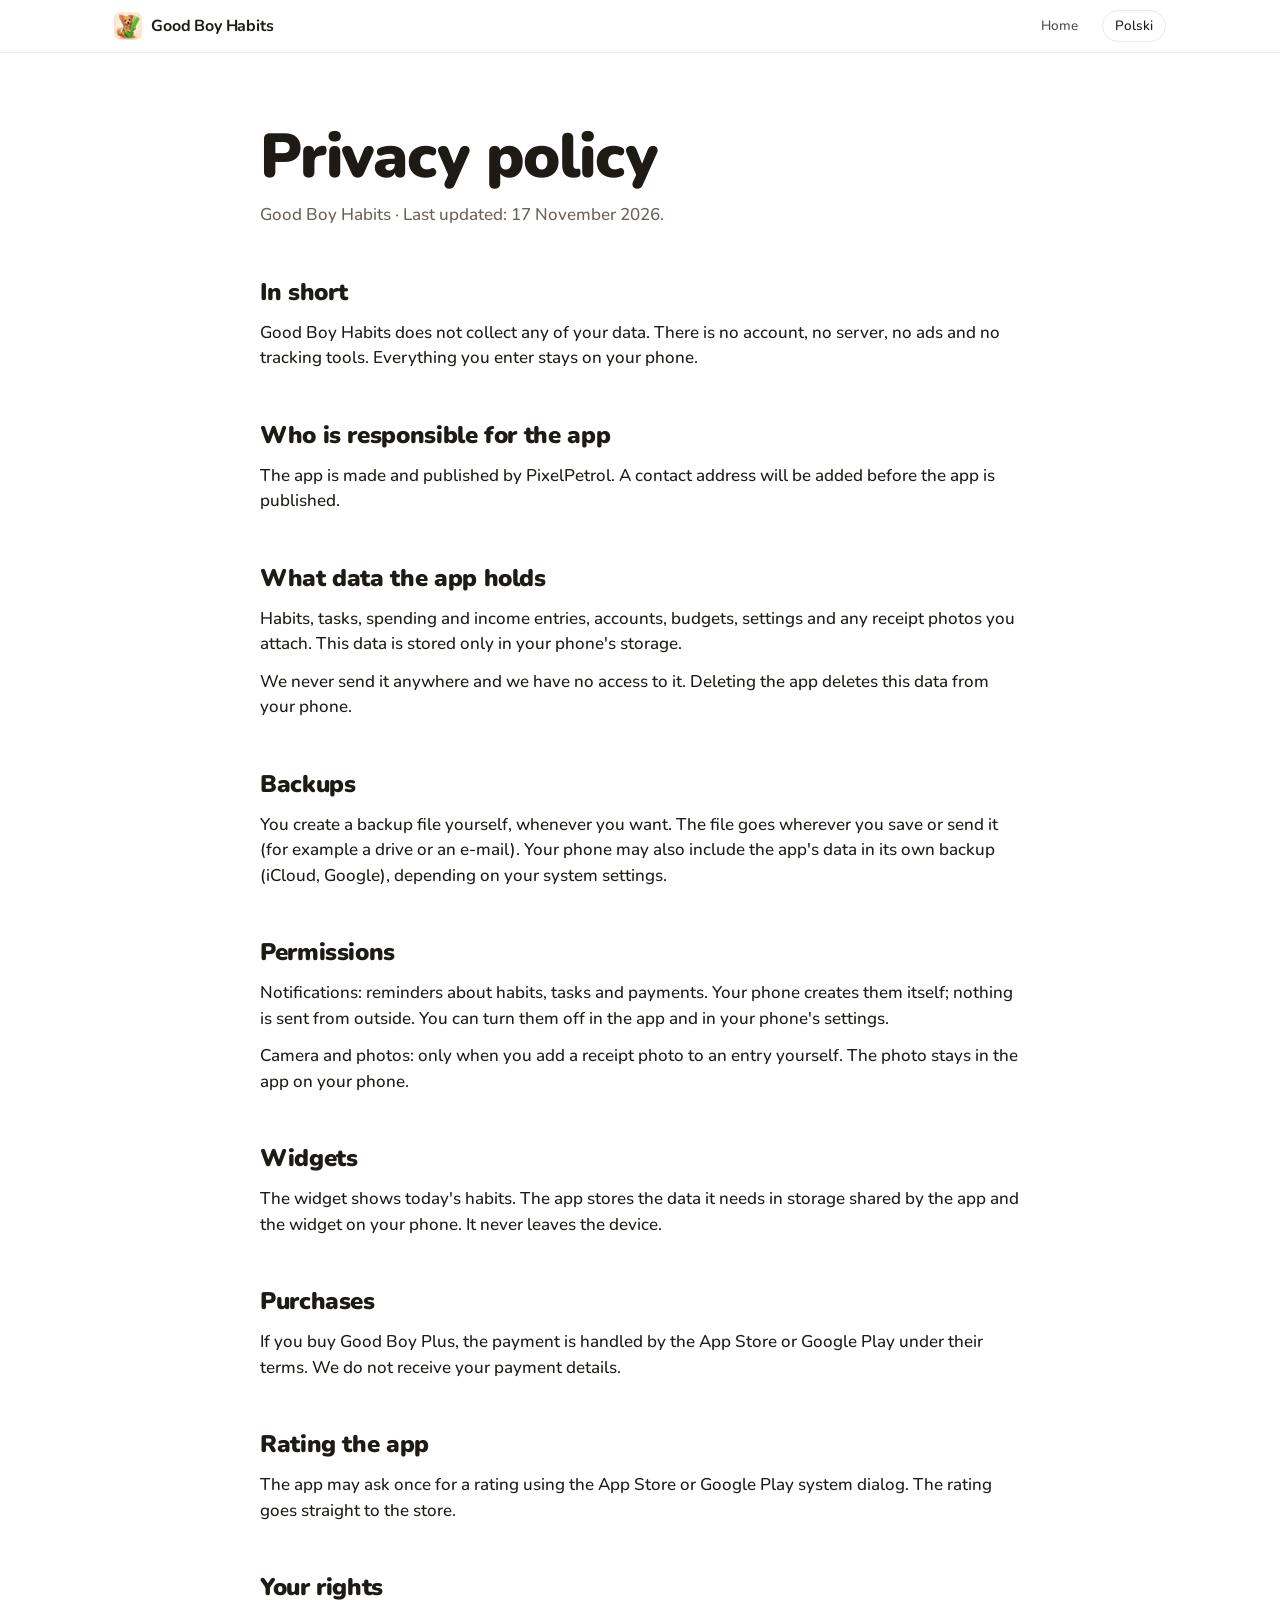
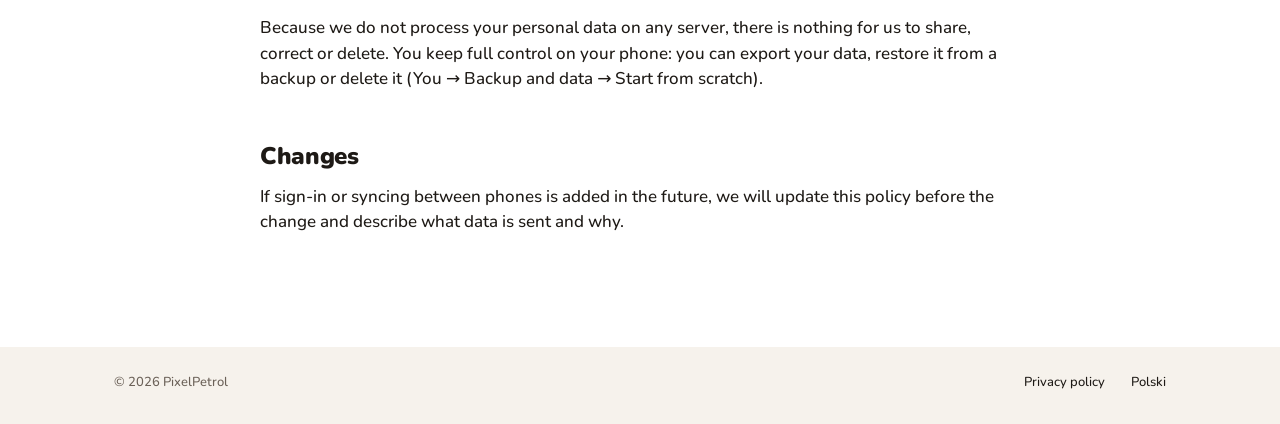
<file: en/privacy.html>
<!doctype html>
<html lang="en">
<head>
<meta charset="utf-8">
<meta name="viewport" content="width=device-width, initial-scale=1">
<title>Privacy policy · Good Boy Habits</title>
<meta name="description" content="A habit app with a 3D dog. Every habit you tick gives Rudeusz a paw. Your data stays on your phone.">
<meta property="og:title" content="Privacy policy · Good Boy Habits">
<meta property="og:description" content="A habit app with a 3D dog. Every habit you tick gives Rudeusz a paw. Your data stays on your phone.">
<meta property="og:image" content="https://pixelpetrol.github.io/goodboyhabits/img/og.png">
<meta name="theme-color" content="#FFFFFF">
<link rel="icon" href="../img/icon.png">
<link rel="apple-touch-icon" href="../img/icon.png">
<link rel="preconnect" href="https://fonts.googleapis.com"><link rel="preconnect" href="https://fonts.gstatic.com" crossorigin><link href="https://fonts.googleapis.com/css2?family=Nunito:wght@500;600;700;800;900&display=swap" rel="stylesheet">
<link rel="stylesheet" href="../style.css">
</head>
<body>
<nav class="nav"><div class="wrap">
<a class="brand" href="./"><img src="../img/icon.png" alt="">Good Boy Habits</a>
<a class="l" href="./">Home</a>
<a class="lang" href="../privacy.html">Polski</a>
</div></nav>
<main class="policy"><div class="wrap"><div class="narrow">
<h1>Privacy policy</h1>
<p class="upd">Good Boy Habits · Last updated: 17 November 2026.</p>
<h2>In short</h2>
<p>Good Boy Habits does not collect any of your data. There is no account, no server, no ads and no tracking tools. Everything you enter stays on your phone.</p>
<h2>Who is responsible for the app</h2>
<p>The app is made and published by PixelPetrol. A contact address will be added before the app is published.</p>
<h2>What data the app holds</h2>
<p>Habits, tasks, spending and income entries, accounts, budgets, settings and any receipt photos you attach. This data is stored only in your phone&#x27;s storage.</p>
<p>We never send it anywhere and we have no access to it. Deleting the app deletes this data from your phone.</p>
<h2>Backups</h2>
<p>You create a backup file yourself, whenever you want. The file goes wherever you save or send it (for example a drive or an e-mail). Your phone may also include the app&#x27;s data in its own backup (iCloud, Google), depending on your system settings.</p>
<h2>Permissions</h2>
<p>Notifications: reminders about habits, tasks and payments. Your phone creates them itself; nothing is sent from outside. You can turn them off in the app and in your phone&#x27;s settings.</p>
<p>Camera and photos: only when you add a receipt photo to an entry yourself. The photo stays in the app on your phone.</p>
<h2>Widgets</h2>
<p>The widget shows today&#x27;s habits. The app stores the data it needs in storage shared by the app and the widget on your phone. It never leaves the device.</p>
<h2>Purchases</h2>
<p>If you buy Good Boy Plus, the payment is handled by the App Store or Google Play under their terms. We do not receive your payment details.</p>
<h2>Rating the app</h2>
<p>The app may ask once for a rating using the App Store or Google Play system dialog. The rating goes straight to the store.</p>
<h2>Your rights</h2>
<p>Because we do not process your personal data on any server, there is nothing for us to share, correct or delete. You keep full control on your phone: you can export your data, restore it from a backup or delete it (You → Backup and data → Start from scratch).</p>
<h2>Changes</h2>
<p>If sign-in or syncing between phones is added in the future, we will update this policy before the change and describe what data is sent and why.</p>
</div></div></main>
<footer><div class="wrap"><span class="sp">© 2026 PixelPetrol</span><a href="privacy.html">Privacy policy</a><a href="../privacy.html">Polski</a></div></footer>
</body>
</html>
</file>
<file: style.css>
:root {
  --canvas:#FFFFFF; --parchment:#F6F2EC; --ink:#1E1A16; --mut:#6B6158; --hair:rgba(30,26,22,.09);
  --tile:#1B1714; --on-dark:#F6F1EA; --mut-dark:#B3A89C;
  --accent:#C9581A; --accent-dark:#F59A5B;
  --shadow:rgba(40,20,8,.26) 3px 8px 34px;
  --display:'Nunito', ui-rounded, system-ui, -apple-system, sans-serif;
  --text:'Nunito', ui-rounded, system-ui, -apple-system, sans-serif;
}
* { box-sizing:border-box; }
html { -webkit-text-size-adjust:100%; scroll-behavior:smooth; }
body { margin:0; background:var(--canvas); color:var(--ink); font:500 17px/1.5 var(--text); overflow-x:hidden; }
img { display:block; max-width:100%; }
a { color:var(--accent); text-decoration:none; }
a:hover { text-decoration:underline; }
h1, h2, h3 { font-family:var(--display); font-weight:900; margin:0; letter-spacing:-.02em; }
p { margin:0; }
.wrap { max-width:1100px; margin:0 auto; padding:0 24px; }
.narrow { max-width:760px; margin:0 auto; }

.nav { position:sticky; top:0; z-index:10; background:rgba(255,255,255,.8); backdrop-filter:saturate(180%) blur(20px); -webkit-backdrop-filter:saturate(180%) blur(20px); border-bottom:1px solid var(--hair); }
.nav .wrap { display:flex; align-items:center; gap:24px; height:52px; }
.nav .brand { display:flex; align-items:center; gap:9px; color:var(--ink); font:700 16px var(--display); letter-spacing:-.01em; margin-right:auto; }
.nav .brand:hover { text-decoration:none; }
.nav .brand img { width:28px; height:28px; border-radius:7px; }
.nav a.l { color:var(--ink); font-size:13.5px; opacity:.78; }
.nav a.lang { font-size:13.5px; color:var(--ink); padding:5px 12px; border:1px solid var(--hair); border-radius:99px; }

.hero { text-align:center; padding:76px 0 0; }
.hero .icon { width:96px; height:96px; border-radius:22px; margin:0 auto 24px; box-shadow:var(--shadow); }
.hero h1 { font-size:clamp(40px, 6.6vw, 80px); line-height:1.02; max-width:900px; margin:0 auto; }
.hero .sub { font-size:clamp(19px, 2.3vw, 24px); color:var(--mut); max-width:600px; margin:22px auto 0; line-height:1.36; }
.soon { display:inline-block; margin-top:28px; font-size:15px; font-weight:700; color:var(--ink); padding:11px 20px; border-radius:99px; background:var(--parchment); }
.scene { margin-top:60px; height:clamp(420px, 56.25vw, 820px); background:#9CCDEB url(img/scene_hero.webp) 50% 100% / cover no-repeat; }

.band { padding:116px 0; }
.band.parchment { background:var(--parchment); }
.band.dark { background:var(--tile); color:var(--on-dark); }
.band.dark a { color:var(--accent-dark); }
.center { text-align:center; }
.h2 { font-size:clamp(34px, 4.8vw, 56px); line-height:1.05; }
.lead { font-size:clamp(19px, 2.1vw, 23px); line-height:1.44; color:var(--mut); margin-top:22px; }
.dark .lead { color:var(--mut-dark); }

.phone { width:min(330px, 78vw); border-radius:54px; padding:11px; background:#121010; box-shadow:var(--shadow), inset 0 0 0 1.5px #3a3532; position:relative; margin:0 auto; }
.phone img { border-radius:44px; width:100%; height:auto; aspect-ratio:402/874; object-fit:cover; background:#e9e2d9; }
.phone::after { content:''; position:absolute; top:22px; left:50%; width:30%; height:26px; transform:translateX(-50%); background:#121010; border-radius:20px; }

.s1 .phone { margin-top:68px; }
.cols { display:grid; grid-template-columns:repeat(3, 1fr); gap:44px; margin-top:80px; text-align:left; padding-top:36px; border-top:1px solid var(--hair); }
.cols h3, .p3 h3 { font-size:21px; letter-spacing:-.015em; }
.cols p { color:var(--mut); margin-top:8px; font-size:16px; }

.s2 .grid2 { display:grid; grid-template-columns:1fr 1fr; gap:64px; align-items:center; }
.s2 .big { font:800 clamp(52px, 6.6vw, 84px)/1 var(--display); letter-spacing:-.03em; margin-top:44px; }
.s2 .small { color:var(--mut-dark); font-size:18px; margin-top:8px; }
.s2 .evening { border-radius:28px; width:100%; aspect-ratio:1; object-fit:cover; }

.row { display:grid; grid-template-columns:1fr 1fr; gap:80px; align-items:center; }
.row + .row { margin-top:128px; }
.row.flip .txt { order:2; }
.row h3 { font-size:clamp(32px, 4.2vw, 48px); line-height:1.04; }
.row p { font-size:19px; color:var(--mut); margin-top:16px; line-height:1.5; }
.bgs { display:grid; grid-template-columns:repeat(7, 1fr); gap:8px; margin-top:30px; }
.bgs img { aspect-ratio:1; object-fit:cover; border-radius:10px; width:100%; }
.bgs-cap { font-size:13.5px !important; margin-top:10px !important; }

.home { margin:68px auto 0; max-width:860px; border-radius:34px; overflow:hidden; padding:56px 40px; background:#c6b08e url(img/wall_meadow.webp) center/cover; display:flex; gap:22px; justify-content:center; align-items:flex-start; flex-wrap:wrap; }
.wd { border-radius:24px; background:radial-gradient(110% 110% at 25% 65%, #A8805F, #93603D); color:#fff; box-shadow:0 10px 30px rgba(40,20,8,.28); position:relative; overflow:hidden; text-align:left; }
.wd.s { width:170px; height:170px; }
.wd.m { width:364px; height:170px; display:flex; padding:10px; gap:8px; }
.wd .ring { position:absolute; width:70px; height:70px; top:10px; right:10px; }
.wd.m .ring { width:52px; height:52px; top:0; right:0; }
.wd .dog { position:absolute; left:8px; bottom:26px; height:112px; }
.wd.m .left { position:relative; width:124px; flex:none; }
.wd.m .left .dog { left:0; bottom:0; height:100px; }
.wd .pills { position:absolute; left:12px; bottom:9px; display:flex; gap:10px; font:800 13px var(--display); align-items:center; }
.wd.m .pills { left:0; top:0; bottom:auto; flex-direction:column; align-items:flex-start; gap:2px; font-size:14px; }
.wd .pills span { display:flex; align-items:center; gap:3px; }
.i { width:15px; height:15px; fill:none; stroke:currentColor; stroke-width:2.2; stroke-linecap:round; stroke-linejoin:round; }
.wd .right { flex:1; display:flex; flex-direction:column; justify-content:center; gap:4px; min-width:0; }
.wd .date { font-size:12px; opacity:.85; margin-bottom:2px; }
.wd .hr { display:flex; align-items:center; height:32px; padding:0 6px 0 10px; border-radius:12px; background:rgba(0,0,0,.12); font:600 14px var(--text); gap:8px; }
.wd .hr .n { flex:1; white-space:nowrap; overflow:hidden; text-overflow:ellipsis; }
.wd .hr.done .n { opacity:.7; }
.wd .ck { width:24px; height:24px; border-radius:50%; flex:none; display:grid; place-items:center; }
.wd .ck svg { width:14px; height:14px; fill:none; stroke:#fff; stroke-width:3; stroke-linecap:round; stroke-linejoin:round; }
.ringtxt { font:800 15px var(--display); fill:#fff; }

.p3 { display:grid; grid-template-columns:repeat(3, 1fr); gap:44px; margin-top:68px; text-align:left; border-top:1px solid rgba(255,255,255,.12); padding-top:40px; }
.p3 h3 { font-size:24px; }
.p3 p { color:var(--mut-dark); margin-top:8px; font-size:16px; }
.note { margin-top:44px; color:var(--mut-dark); font-size:16px; }
.more { margin-top:14px; font-size:17px; }

.duo { display:flex; justify-content:center; gap:40px; margin-top:68px; }
.duo .phone { width:min(300px, 42vw); margin:0; }

.end { text-align:center; padding:128px 0 116px; }
.end .icon { width:120px; height:120px; border-radius:27px; margin:0 auto 28px; box-shadow:var(--shadow); }
.end h2 { font-size:clamp(38px, 5vw, 58px); }
.end p { font-size:20px; color:var(--mut); margin-top:12px; }

footer { background:var(--parchment); color:var(--mut); font-size:13px; }
footer .wrap { display:flex; flex-wrap:wrap; gap:10px 26px; padding-top:26px; padding-bottom:32px; }
footer a { color:var(--ink); }
footer .sp { margin-right:auto; }

.policy { padding:72px 0 100px; }
.policy h1 { font-size:clamp(42px, 6vw, 62px); line-height:1.02; }
.policy .upd { color:var(--mut); margin-top:14px; }
.policy h2 { font-size:24px; margin:46px 0 10px; letter-spacing:-.015em; }
.policy p { margin:0 0 12px; }

.reveal { opacity:0; transform:translateY(26px); transition:opacity .9s ease, transform .9s ease; }
.reveal.in { opacity:1; transform:none; }
@media (prefers-reduced-motion: reduce) { .reveal { opacity:1; transform:none; transition:none; } html { scroll-behavior:auto; } }

@media (max-width:860px) {
  .nav a.l { display:none; }
  .band { padding:88px 0; }
  .scene { background-position:21% 100%; }
  .cols, .p3 { grid-template-columns:1fr; gap:28px; }
  .s2 .grid2, .row { grid-template-columns:1fr; gap:44px; }
  .row.flip .txt { order:0; }
  .row + .row { margin-top:96px; }
  .bgs { grid-template-columns:repeat(4, 1fr); }
  .home { padding:28px 14px; }
  .wd.m { width:100%; max-width:364px; }
  .duo { gap:14px; }
}
</file>
